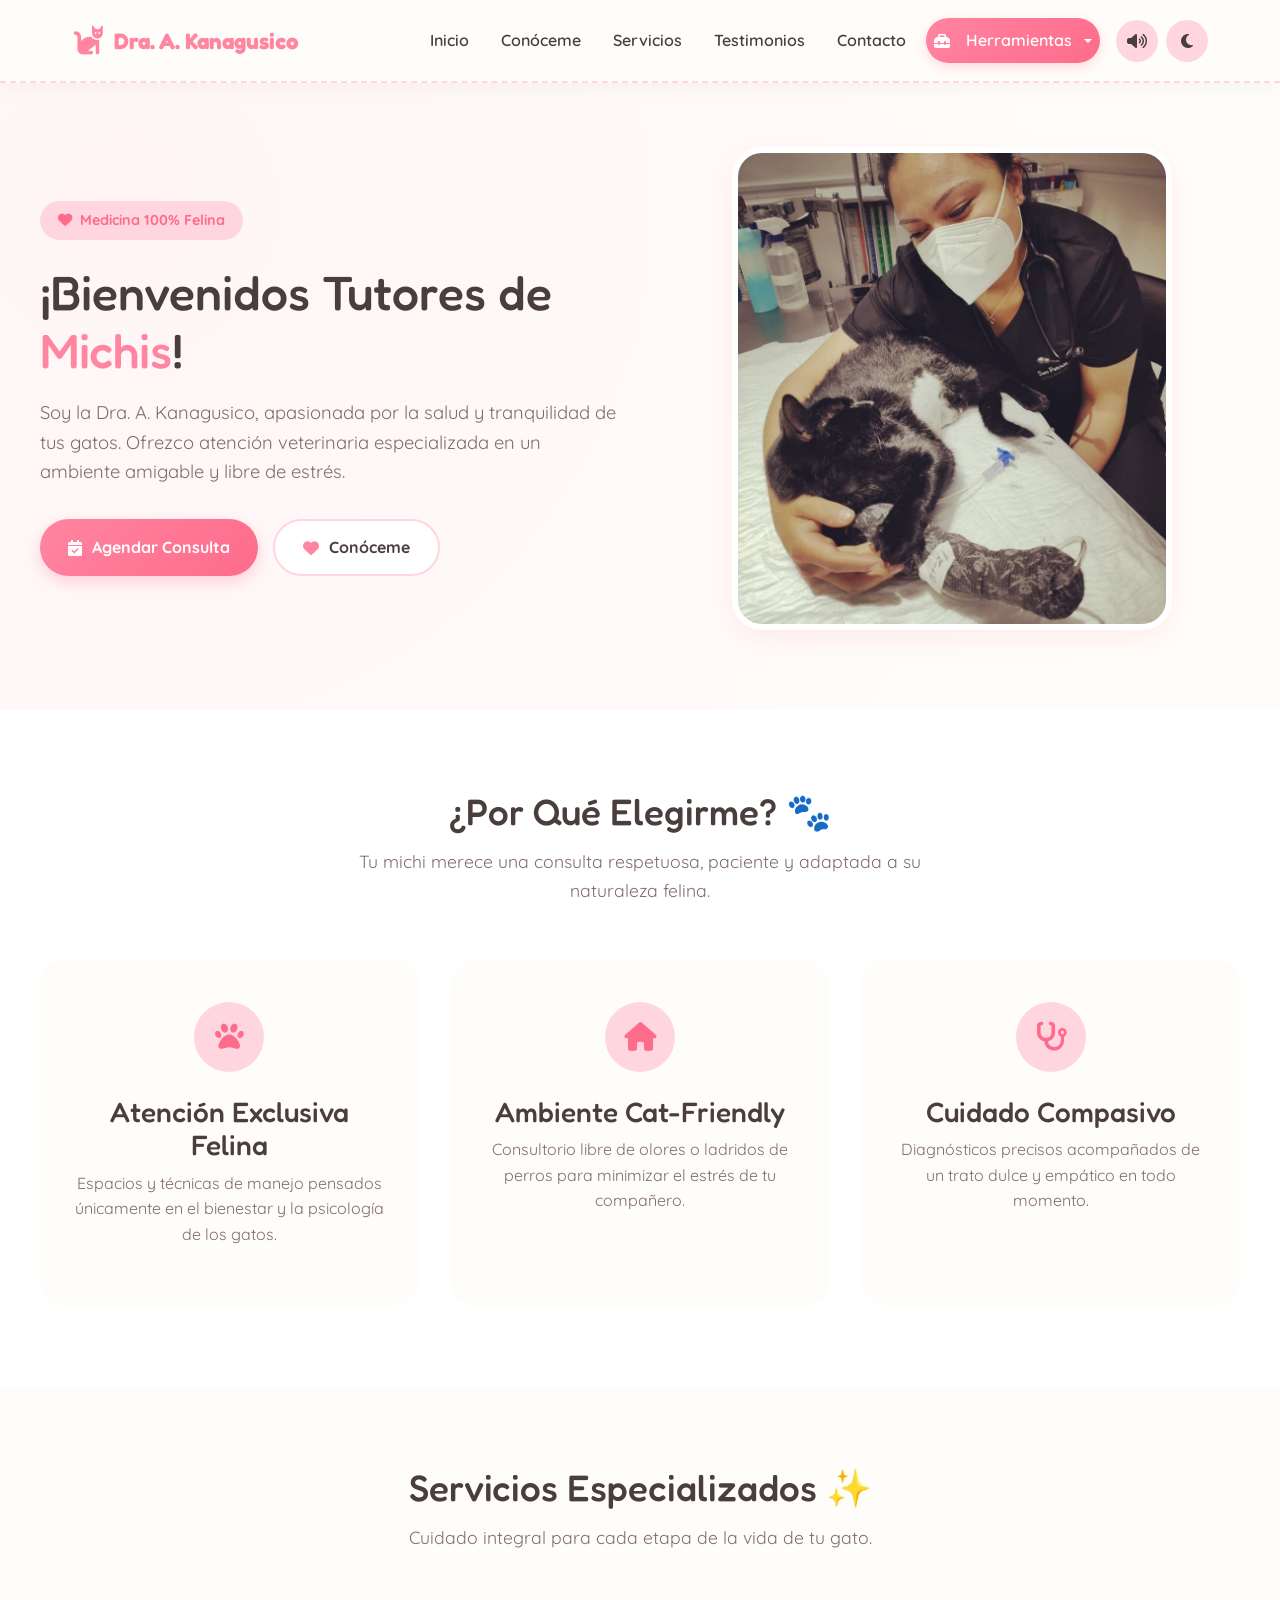
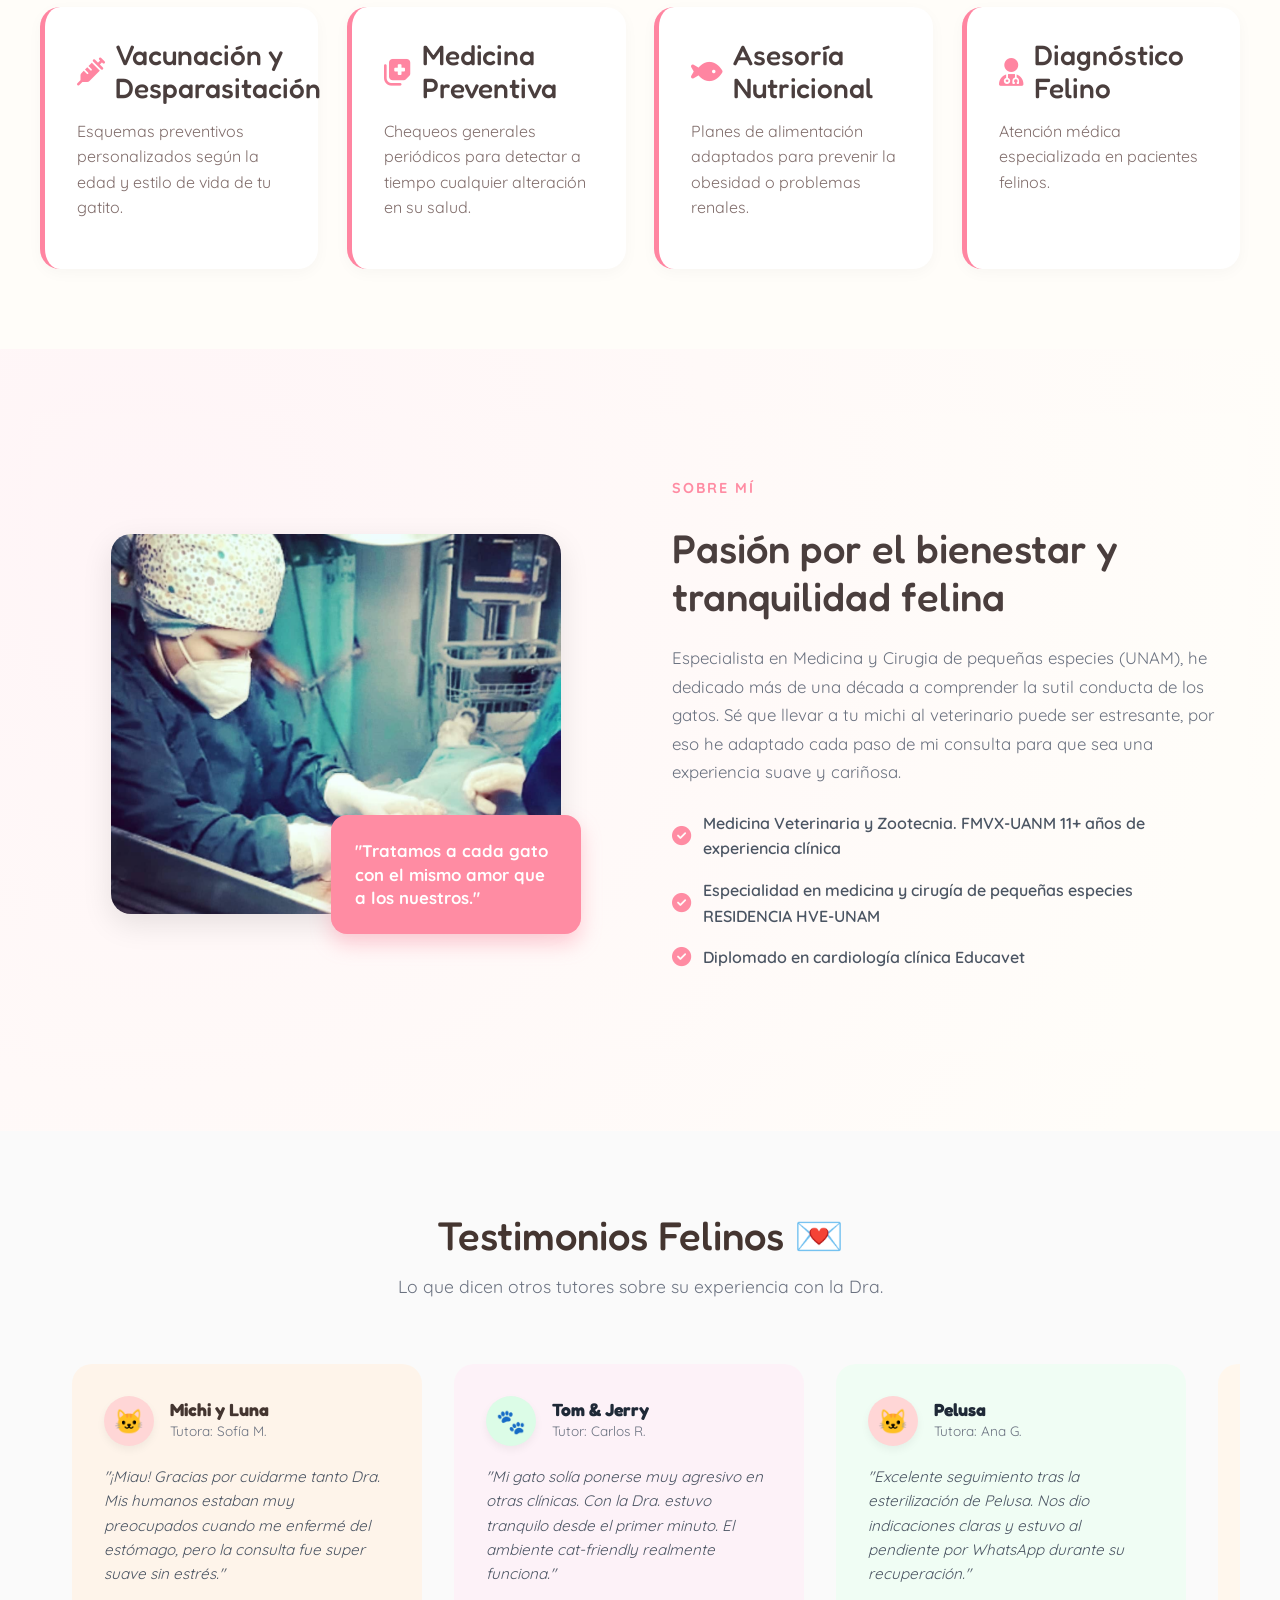
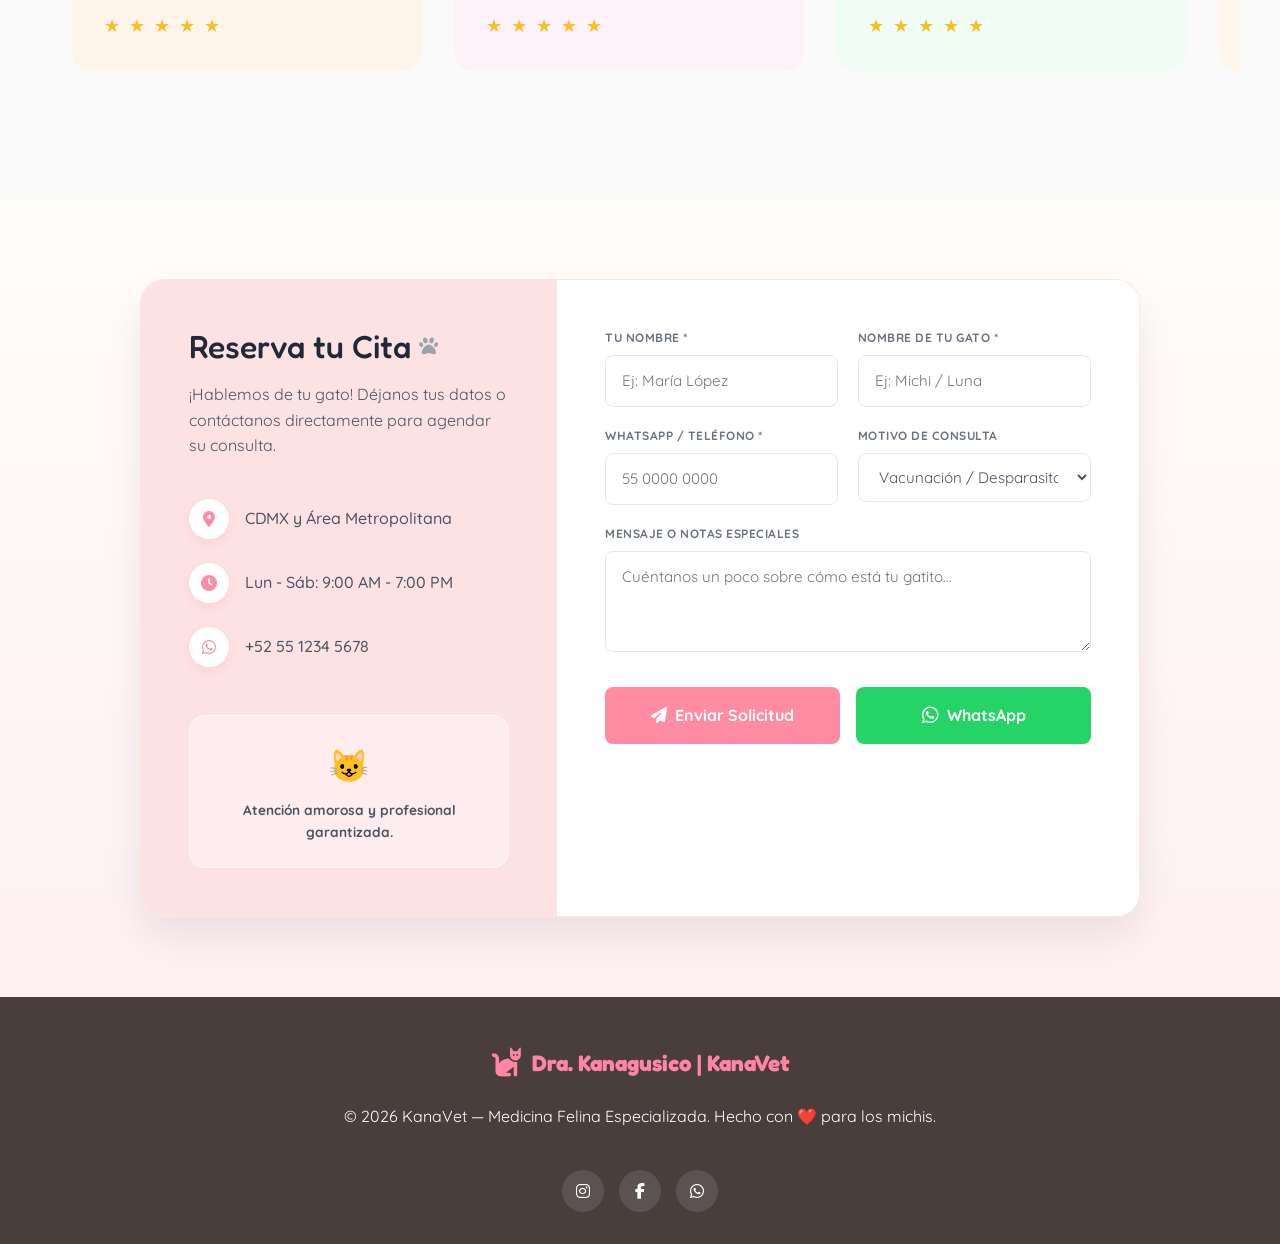
<file: index.html>
<!DOCTYPE html>
<html lang="es" class="scroll-smooth">
<head>
  <meta charset="UTF-8" />
  <meta name="viewport" content="width=device-width, initial-scale=1.0" />
  <title>Dra. Kana | Especialista en Gatos</title>
  <link rel="icon" href="data:image/svg+xml, <svg xmlns=%22http://www.w3.org/2000/svg%22 viewBox=%220 0 100 100%22><text y=%22.9em%22 font-size=%2290%22>🐾</text></svg>">

  <!-- Bootstrap 5 CSS -->
  <link href="https://cdn.jsdelivr.net/npm/bootstrap@5.3.3/dist/css/bootstrap.min.css" rel="stylesheet">

  <!-- Google Fonts -->
  <link rel="preconnect" href="https://fonts.googleapis.com">
  <link rel="preconnect" href="https://fonts.gstatic.com" crossorigin>
  <link href="https://fonts.googleapis.com/css2?family=Fredoka:wght@400;600;700&family=Quicksand:wght@400;600;700&family=Nunito:wght@400;600;700;800&display=swap" rel="stylesheet">

  <!-- FontAwesome Icons -->
  <link rel="stylesheet" href="https://cdnjs.cloudflare.com/ajax/libs/font-awesome/6.4.0/css/all.min.css"/>

  <!-- Estilos personalizados (se mantienen intactos) -->
  <link rel="stylesheet" href="./css/styles.css">
</head>
<body class="relative overflow-x-hidden">

  <!-- Background Paw Pattern Overlay -->
<div class="paw-bg"></div>


  <!-- ENCABEZADO / BARRA DE NAVEGACIÓN -->
    <div id="menuContainer"></div>

  

  <!-- ============ SECCIÓN HERO ============ -->
  <section class="hero" id="inicio">
    <div class="hero-container">
      <div class="hero-text">
        <div class="hero-badge">
          <i class="fas fa-heart"></i> Medicina 100% Felina
        </div>
        <h1 class="hero-title">¡Bienvenidos Tutores de <span>Michis</span>!</h1>
        <p class="hero-description">
          Soy la Dra. A. Kanagusico, apasionada por la salud y tranquilidad de tus gatos. Ofrezco atención veterinaria especializada en un ambiente amigable y libre de estrés.
        </p>
        <div class="hero-buttons">
          <a href="#contacto" class="btn-primary">
            <i class="fa-solid fa-calendar-check"></i>
            <span>Agendar Consulta</span>
          </a>
          <a href="#conoceme" class="btn-secondary">
            <i class="fa-solid fa-heart" style="color: var(--pink-accent);"></i>
            <span>Conóceme</span>
          </a>
        </div>
      </div>
      <div class="hero-image-wrapper">
        <img src="./img/vetara.jpg"
             alt="Gato tierno en consulta" class="hero-avatar" />
      </div>
    </div>
  </section>

  <!-- ============ POR QUÉ ELEGIRME ============ -->
  <section class="features" id="porque-elegirme">
    <div class="section-header">
      <h2 class="section-title">¿Por Qué Elegirme? 🐾</h2>
      <p class="section-subtitle">Tu michi merece una consulta respetuosa, paciente y adaptada a su naturaleza felina.</p>
    </div>
    <div class="features-grid">
      <div class="feature-card">
        <div class="feature-icon"><i class="fas fa-paw"></i></div>
        <h3>Atención Exclusiva Felina</h3>
        <p>Espacios y técnicas de manejo pensados únicamente en el bienestar y la psicología de los gatos.</p>
      </div>
      <div class="feature-card">
        <div class="feature-icon"><i class="fas fa-home"></i></div>
        <h3>Ambiente Cat-Friendly</h3>
        <p>Consultorio libre de olores o ladridos de perros para minimizar el estrés de tu compañero.</p>
      </div>
      <div class="feature-card">
        <div class="feature-icon"><i class="fas fa-stethoscope"></i></div>
        <h3>Cuidado Compasivo</h3>
        <p>Diagnósticos precisos acompañados de un trato dulce y empático en todo momento.</p>
      </div>
    </div>
  </section>

  <!-- ============ SERVICIOS ============ -->
  <section class="services" id="servicios">
    <div class="section-header">
      <h2 class="section-title">Servicios Especializados ✨</h2>
      <p class="section-subtitle">Cuidado integral para cada etapa de la vida de tu gato.</p>
    </div>
    <div class="services-grid">
      <div class="service-card">
        <h3><i class="fas fa-syringe" style="color: var(--pink-accent);"></i> Vacunación y Desparasitación</h3>
        <p>Esquemas preventivos personalizados según la edad y estilo de vida de tu gatito.</p>
      </div>
      <div class="service-card">
        <h3><i class="fas fa-notes-medical" style="color: var(--pink-accent);"></i> Medicina Preventiva</h3>
        <p>Chequeos generales periódicos para detectar a tiempo cualquier alteración en su salud.</p>
      </div>
      <div class="service-card">
        <h3><i class="fas fa-fish" style="color: var(--pink-accent);"></i> Asesoría Nutricional</h3>
        <p>Planes de alimentación adaptados para prevenir la obesidad o problemas renales.</p>
      </div>
      <div class="service-card">
        <h3><i class="fas fa-user-md" style="color: var(--pink-accent);"></i> Diagnóstico Felino</h3>
        <p>Atención médica especializada en pacientes felinos.</p>
      </div>
    </div>
  </section>

  <!-- ============ CONÓCEME (SOBRE MÍ) ============ -->
  <div class="hero p-0 m-0" style="padding: 0 !important; margin: 0 !important;">
    <section class="about hero mx-auto" id="conoceme">
      <div style="display: grid; grid-template-columns: repeat(auto-fit, minmax(300px, 1fr)); gap: 4rem; align-items: center;" class="hero">
        <div style="position: relative; max-width: 450px; margin: 0 auto; width: 100%;">
          <img src="./img/operando.jpg"
               alt="Veterinaria examinando un gato relajado"
               style="width: 100%; height: 380px; object-fit: cover; border-radius: 20px; box-shadow: 0 10px 30px rgba(0,0,0,0.1);" />
          <div style="position: absolute; bottom: -20px; right: -20px; background-color: #FF8CA3; color: white; padding: 1.5rem; border-radius: 16px; box-shadow: 0 10px 20px rgba(255, 140, 163, 0.4); max-width: 250px;">
            <p style="font-weight: 700; font-size: 1.05rem; margin: 0; line-height: 1.4; font-family: 'Quicksand', sans-serif;">
              "Tratamos a cada gato con el mismo amor que a los nuestros."
            </p>
          </div>
        </div>
        <div style="display: flex; flex-direction: column; gap: 1.5rem;">
          <span style="color: #FF8CA3; font-weight: 700; letter-spacing: 2px; text-transform: uppercase; font-size: 0.9rem;">Sobre Mí</span>
          <h2 style="font-family: 'Fredoka', sans-serif; font-size: 2.5rem; color: var(--text-dark); line-height: 1.2; margin: 0;">
            Pasión por el bienestar y tranquilidad felina
          </h2>
          <p style="color: #6b7280; font-size: 1.05rem; line-height: 1.7; margin: 0;">
            Especialista en Medicina y Cirugia de pequeñas especies (UNAM), he dedicado más de una década a comprender la sutil conducta de los gatos. Sé que llevar a tu michi al veterinario puede ser estresante, por eso he adaptado cada paso de mi consulta para que sea una experiencia suave y cariñosa.
          </p>
          <ul style="list-style: none; padding: 0; margin: 0; display: flex; flex-direction: column; gap: 1rem;">
            <li style="display: flex; align-items: center; gap: 12px; color: #4b5563; font-weight: 600;">
              <i class="fa-solid fa-circle-check" style="color: #FF8CA3; font-size: 1.2rem;"></i>
              <span> Medicina Veterinaria y Zootecnia. FMVX-UANM 11+ años de experiencia clínica</span>
            </li>
            <li style="display: flex; align-items: center; gap: 12px; color: #4b5563; font-weight: 600;">
              <i class="fa-solid fa-circle-check" style="color: #FF8CA3; font-size: 1.2rem;"></i>
              <span>Especialidad en medicina y cirugía de pequeñas especies RESIDENCIA HVE-UNAM</span>
            </li>
            <li style="display: flex; align-items: center; gap: 12px; color: #4b5563; font-weight: 600;">
              <i class="fa-solid fa-circle-check" style="color: #FF8CA3; font-size: 1.2rem;"></i>
              <span>Diplomado en cardiología clínica Educavet</span>
            </li>
          </ul>
        </div>
      </div>
    </section>
  </div>

  <!-- ============ TESTIMONIOS ============ -->
  <section class="testimonials" id="testimonios" style="padding: 5rem 0; background-color: #fafafa;">
    <div class="section-header" style="max-width: 1200px; margin: 0 auto 3rem auto; padding: 0 2rem; text-align: center;">
      <h2 class="section-title" style="font-family: 'Fredoka', sans-serif; font-size: 2.5rem; color: #443530;">Testimonios Felinos 💌</h2>
      <p class="section-subtitle" style="color: #6b7280; margin-top: 0.5rem;">Lo que dicen otros tutores sobre su experiencia con la Dra.</p>
    </div>

    <div style="display: flex; gap: 2rem; overflow-x: auto; scroll-snap-type: x mandatory; padding: 1rem 2rem 3rem 2rem; max-width: 1200px; margin: 0 auto; scrollbar-width: none; -ms-overflow-style: none;">

      <div style="flex: 0 0 350px; scroll-snap-align: center; background-color: #FEF4EA; border-radius: 20px; padding: 2rem; transition: all 0.3s ease; cursor: pointer;"
           onmouseover="this.style.transform='translateY(-8px)'; this.style.boxShadow='0 15px 30px rgba(0,0,0,0.08)';"
           onmouseout="this.style.transform='translateY(0)'; this.style.boxShadow='none';">
        <div style="display: flex; align-items: center; gap: 1rem; margin-bottom: 1.2rem;">
          <div style="width: 50px; height: 50px; background-color: #FFD6D6; border-radius: 50%; display: flex; align-items: center; justify-content: center; font-size: 1.5rem; box-shadow: 0 4px 8px rgba(0,0,0,0.05);">🐱</div>
          <div>
            <h4 style="margin: 0; font-size: 1.1rem; color: #443530; font-weight: 800;">Michi y Luna</h4>
            <p style="margin: 0; font-size: 0.85rem; color: #6b7280;">Tutora: Sofía M.</p>
          </div>
        </div>
        <p style="color: #4b5563; font-style: italic; line-height: 1.6; font-size: 0.95rem; margin-bottom: 1.5rem;">
          "¡Miau! Gracias por cuidarme tanto Dra. Mis humanos estaban muy preocupados cuando me enfermé del estómago, pero la consulta fue super suave sin estrés."
        </p>
        <div style="color: #FBBF24; font-size: 1.1rem; letter-spacing: 2px;">★ ★ ★ ★ ★</div>
      </div>

      <div style="flex: 0 0 350px; scroll-snap-align: center; background-color: #FDF2F8; border-radius: 20px; padding: 2rem; transition: all 0.3s ease; cursor: pointer;"
           onmouseover="this.style.transform='translateY(-8px)'; this.style.boxShadow='0 15px 30px rgba(0,0,0,0.08)';"
           onmouseout="this.style.transform='translateY(0)'; this.style.boxShadow='none';">
        <div style="display: flex; align-items: center; gap: 1rem; margin-bottom: 1.2rem;">
          <div style="width: 50px; height: 50px; background-color: #DCFCE7; border-radius: 50%; display: flex; align-items: center; justify-content: center; font-size: 1.5rem; box-shadow: 0 4px 8px rgba(0,0,0,0.05);">🐾</div>
          <div>
            <h4 style="margin: 0; font-size: 1.1rem; color: #1f2937; font-weight: 800;">Tom & Jerry</h4>
            <p style="margin: 0; font-size: 0.85rem; color: #6b7280;">Tutor: Carlos R.</p>
          </div>
        </div>
        <p style="color: #4b5563; font-style: italic; line-height: 1.6; font-size: 0.95rem; margin-bottom: 1.5rem;">
          "Mi gato solía ponerse muy agresivo en otras clínicas. Con la Dra. estuvo tranquilo desde el primer minuto. El ambiente cat-friendly realmente funciona."
        </p>
        <div style="color: #FBBF24; font-size: 1.1rem; letter-spacing: 2px;">★ ★ ★ ★ ★</div>
      </div>

      <div style="flex: 0 0 350px; scroll-snap-align: center; background-color: #F0FDF4; border-radius: 20px; padding: 2rem; transition: all 0.3s ease; cursor: pointer;"
           onmouseover="this.style.transform='translateY(-8px)'; this.style.boxShadow='0 15px 30px rgba(0,0,0,0.08)';"
           onmouseout="this.style.transform='translateY(0)'; this.style.boxShadow='none';">
        <div style="display: flex; align-items: center; gap: 1rem; margin-bottom: 1.2rem;">
          <div style="width: 50px; height: 50px; background-color: #FFD6D6; border-radius: 50%; display: flex; align-items: center; justify-content: center; font-size: 1.5rem; box-shadow: 0 4px 8px rgba(0,0,0,0.05);">🐱</div>
          <div>
            <h4 style="margin: 0; font-size: 1.1rem; color: #1f2937; font-weight: 800;">Pelusa</h4>
            <p style="margin: 0; font-size: 0.85rem; color: #6b7280;">Tutora: Ana G.</p>
          </div>
        </div>
        <p style="color: #4b5563; font-style: italic; line-height: 1.6; font-size: 0.95rem; margin-bottom: 1.5rem;">
          "Excelente seguimiento tras la esterilización de Pelusa. Nos dio indicaciones claras y estuvo al pendiente por WhatsApp durante su recuperación."
        </p>
        <div style="color: #FBBF24; font-size: 1.1rem; letter-spacing: 2px;">★ ★ ★ ★ ★</div>
      </div>

      <div style="flex: 0 0 350px; scroll-snap-align: center; background-color: #FFF7ED; border-radius: 20px; padding: 2rem; transition: all 0.3s ease; cursor: pointer;"
           onmouseover="this.style.transform='translateY(-8px)'; this.style.boxShadow='0 15px 30px rgba(0,0,0,0.08)';"
           onmouseout="this.style.transform='translateY(0)'; this.style.boxShadow='none';">
        <div style="display: flex; align-items: center; gap: 1rem; margin-bottom: 1.2rem;">
          <div style="width: 50px; height: 50px; background-color: #E0E7FF; border-radius: 50%; display: flex; align-items: center; justify-content: center; font-size: 1.5rem; box-shadow: 0 4px 8px rgba(0,0,0,0.05);">😺</div>
          <div>
            <h4 style="margin: 0; font-size: 1.1rem; color: #1f2937; font-weight: 800;">Bigotes</h4>
            <p style="margin: 0; font-size: 0.85rem; color: #6b7280;">Tutor: Luis F.</p>
          </div>
        </div>
        <p style="color: #4b5563; font-style: italic; line-height: 1.6; font-size: 0.95rem; margin-bottom: 1.5rem;">
          "La atención a domicilio fue la mejor decisión. Mi gato mayor ya no se estresa con los viajes y la Dra. es súper paciente con él."
        </p>
        <div style="color: #FBBF24; font-size: 1.1rem; letter-spacing: 2px;">★ ★ ★ ★ ★</div>
      </div>

    </div>
  </section>

  <!-- ============ FORMULARIO DE RESERVA ============ -->
  <section class="booking" id="contacto" style="padding: 5rem 1rem; display: flex; justify-content: center;">
    <div style="background: white; border-radius: 24px; box-shadow: 0 20px 40px rgba(0,0,0,0.08); display: flex; flex-wrap: wrap; max-width: 1000px; width: 100%; overflow: hidden; border: 1px solid #ffe4e6;">

      <div style="background-color: #FDE2E4; padding: 3rem; flex: 1 1 350px; display: flex; flex-direction: column; justify-content: space-between;">
        <div>
          <h2 style="font-family: 'Fredoka', sans-serif; font-size: 2rem; color: #1f2937; margin-top: 0; margin-bottom: 1rem; display: flex; align-items: center; gap: 8px;">
            Reserva tu Cita <i class="fas fa-paw" style="font-size: 1.2rem; color: #9ca3af;"></i>
          </h2>
          <p style="color: #4b5563; font-size: 1rem; line-height: 1.6; margin-bottom: 2.5rem;">
            ¡Hablemos de tu gato! Déjanos tus datos o contáctanos directamente para agendar su consulta.
          </p>
          <ul style="list-style: none; padding: 0; margin: 0; display: flex; flex-direction: column; gap: 1.5rem;">
            <li style="display: flex; align-items: center; gap: 1rem; color: #4b5563; font-weight: 500;">
              <div style="background: white; width: 40px; height: 40px; border-radius: 50%; display: flex; align-items: center; justify-content: center; color: #FF8CA3; box-shadow: 0 4px 10px rgba(255,140,163,0.2);">
                <i class="fas fa-map-marker-alt"></i>
              </div>
              CDMX y Área Metropolitana
            </li>
            <li style="display: flex; align-items: center; gap: 1rem; color: #4b5563; font-weight: 500;">
              <div style="background: white; width: 40px; height: 40px; border-radius: 50%; display: flex; align-items: center; justify-content: center; color: #FF8CA3; box-shadow: 0 4px 10px rgba(255,140,163,0.2);">
                <i class="fas fa-clock"></i>
              </div>
              Lun - Sáb: 9:00 AM - 7:00 PM
            </li>
            <li style="display: flex; align-items: center; gap: 1rem; color: #4b5563; font-weight: 500;">
              <div style="background: white; width: 40px; height: 40px; border-radius: 50%; display: flex; align-items: center; justify-content: center; color: #FF8CA3; box-shadow: 0 4px 10px rgba(255,140,163,0.2);">
                <i class="fab fa-whatsapp"></i>
              </div>
              +52 55 1234 5678
            </li>
          </ul>
        </div>
        <div style="background: rgba(255, 255, 255, 0.4); padding: 1.5rem; border-radius: 16px; margin-top: 3rem; text-align: center; border: 1px solid rgba(255,255,255,0.6);">
          <div style="font-size: 2rem; margin-bottom: 0.5rem;">😺</div>
          <p style="margin: 0; font-size: 0.85rem; font-weight: 700; color: #4b5563;">Atención amorosa y profesional garantizada.</p>
        </div>
      </div>

      <div style="padding: 3rem; flex: 2 1 450px; background: white;">
        <form id="contactForm" style="display: flex; flex-direction: column; gap: 1.2rem;">
          <div style="display: grid; grid-template-columns: 1fr 1fr; gap: 1.2rem;">
            <div>
              <label for="nombreTutor" style="display: block; font-size: 0.75rem; font-weight: 800; color: #6b7280; margin-bottom: 0.5rem; text-transform: uppercase; letter-spacing: 0.5px;">Tu Nombre *</label>
              <input type="text" id="nombreTutor" placeholder="Ej: María López" required style="width: 100%; padding: 0.8rem 1rem; border: 1px solid #e5e7eb; border-radius: 8px; font-size: 0.95rem; outline: none; transition: border-color 0.3s;" onfocus="this.style.borderColor='#FF8CA3'" onblur="this.style.borderColor='#e5e7eb'" />
            </div>
            <div>
              <label for="nombreGato" style="display: block; font-size: 0.75rem; font-weight: 800; color: #6b7280; margin-bottom: 0.5rem; text-transform: uppercase; letter-spacing: 0.5px;">Nombre de tu Gato *</label>
              <input type="text" id="nombreGato" placeholder="Ej: Michi / Luna" required style="width: 100%; padding: 0.8rem 1rem; border: 1px solid #e5e7eb; border-radius: 8px; font-size: 0.95rem; outline: none; transition: border-color 0.3s;" onfocus="this.style.borderColor='#FF8CA3'" onblur="this.style.borderColor='#e5e7eb'" />
            </div>
          </div>
          <div style="display: grid; grid-template-columns: 1fr 1fr; gap: 1.2rem;">
            <div>
              <label for="telefono" style="display: block; font-size: 0.75rem; font-weight: 800; color: #6b7280; margin-bottom: 0.5rem; text-transform: uppercase; letter-spacing: 0.5px;">WhatsApp / Teléfono *</label>
              <input type="tel" id="telefono" placeholder="55 0000 0000" required style="width: 100%; padding: 0.8rem 1rem; border: 1px solid #e5e7eb; border-radius: 8px; font-size: 0.95rem; outline: none; transition: border-color 0.3s;" onfocus="this.style.borderColor='#FF8CA3'" onblur="this.style.borderColor='#e5e7eb'" />
            </div>
            <div>
              <label for="motivo" style="display: block; font-size: 0.75rem; font-weight: 800; color: #6b7280; margin-bottom: 0.5rem; text-transform: uppercase; letter-spacing: 0.5px;">Motivo de Consulta</label>
              <select id="motivo" style="width: 100%; padding: 0.8rem 1rem; border: 1px solid #e5e7eb; border-radius: 8px; font-size: 0.95rem; outline: none; background-color: white; color: #4b5563; transition: border-color 0.3s;" onfocus="this.style.borderColor='#FF8CA3'" onblur="this.style.borderColor='#e5e7eb'">
                <option value="Vacunación / Desparasitación">Vacunación / Desparasitación</option>
                <option value="Chequeo General">Chequeo General</option>
                <option value="Asesoría Nutricional">Asesoría Nutricional</option>
                <option value="Problema de Comportamiento">Problema de Comportamiento</option>
                <option value="Otro">Otro</option>
              </select>
            </div>
          </div>
          <div>
            <label for="mensaje" style="display: block; font-size: 0.75rem; font-weight: 800; color: #6b7280; margin-bottom: 0.5rem; text-transform: uppercase; letter-spacing: 0.5px;">Mensaje o Notas Especiales</label>
            <textarea id="mensaje" rows="3" placeholder="Cuéntanos un poco sobre cómo está tu gatito..." style="width: 100%; padding: 0.8rem 1rem; border: 1px solid #e5e7eb; border-radius: 8px; font-size: 0.95rem; outline: none; resize: vertical; transition: border-color 0.3s;" onfocus="this.style.borderColor='#FF8CA3'" onblur="this.style.borderColor='#e5e7eb'"></textarea>
          </div>
          <div style="display: flex; gap: 1rem; margin-top: 0.5rem; flex-wrap: wrap;">
            <button type="submit" style="flex: 1; background-color: #FF8CA3; color: white; border: none; padding: 1rem; border-radius: 8px; font-weight: 700; font-size: 1rem; cursor: pointer; display: flex; align-items: center; justify-content: center; gap: 8px; transition: background-color 0.3s;" onmouseover="this.style.backgroundColor='#f0758f'" onmouseout="this.style.backgroundColor='#FF8CA3'">
              <i class="fas fa-paper-plane"></i> Enviar Solicitud
            </button>
            <a href="https://wa.me/525512345678" target="_blank" style="flex: 1; background-color: #25D366; color: white; border: none; padding: 1rem; border-radius: 8px; font-weight: 700; font-size: 1rem; text-decoration: none; display: flex; align-items: center; justify-content: center; gap: 8px; transition: background-color 0.3s;" onmouseover="this.style.backgroundColor='#1ebe5d'" onmouseout="this.style.backgroundColor='#25D366'">
              <i class="fab fa-whatsapp" style="font-size: 1.2rem;"></i> WhatsApp
            </a>
          </div>
        </form>
      </div>
    </div>
  </section>

  <!-- ============ FOOTER ============ -->
   <div id="footerContainer"></div>
 <!-- ============ AUDIO ============ -->
    <audio id="bgMusic" loop>
  <source src="./audio/snoozybeats-cat-cafe-lofi-309576.mp3" type="audio/mpeg">
 </audio>

  <!-- Bootstrap 5 JS Bundle (incluye Popper) -->
  <script src="https://cdn.jsdelivr.net/npm/bootstrap@5.3.3/dist/js/bootstrap.bundle.min.js"></script>

  <!-- JS personalizado (efectos, sonido, tema, etc.) -->
  <script src="./js/main.js"></script>


</body>
</html>
</file>
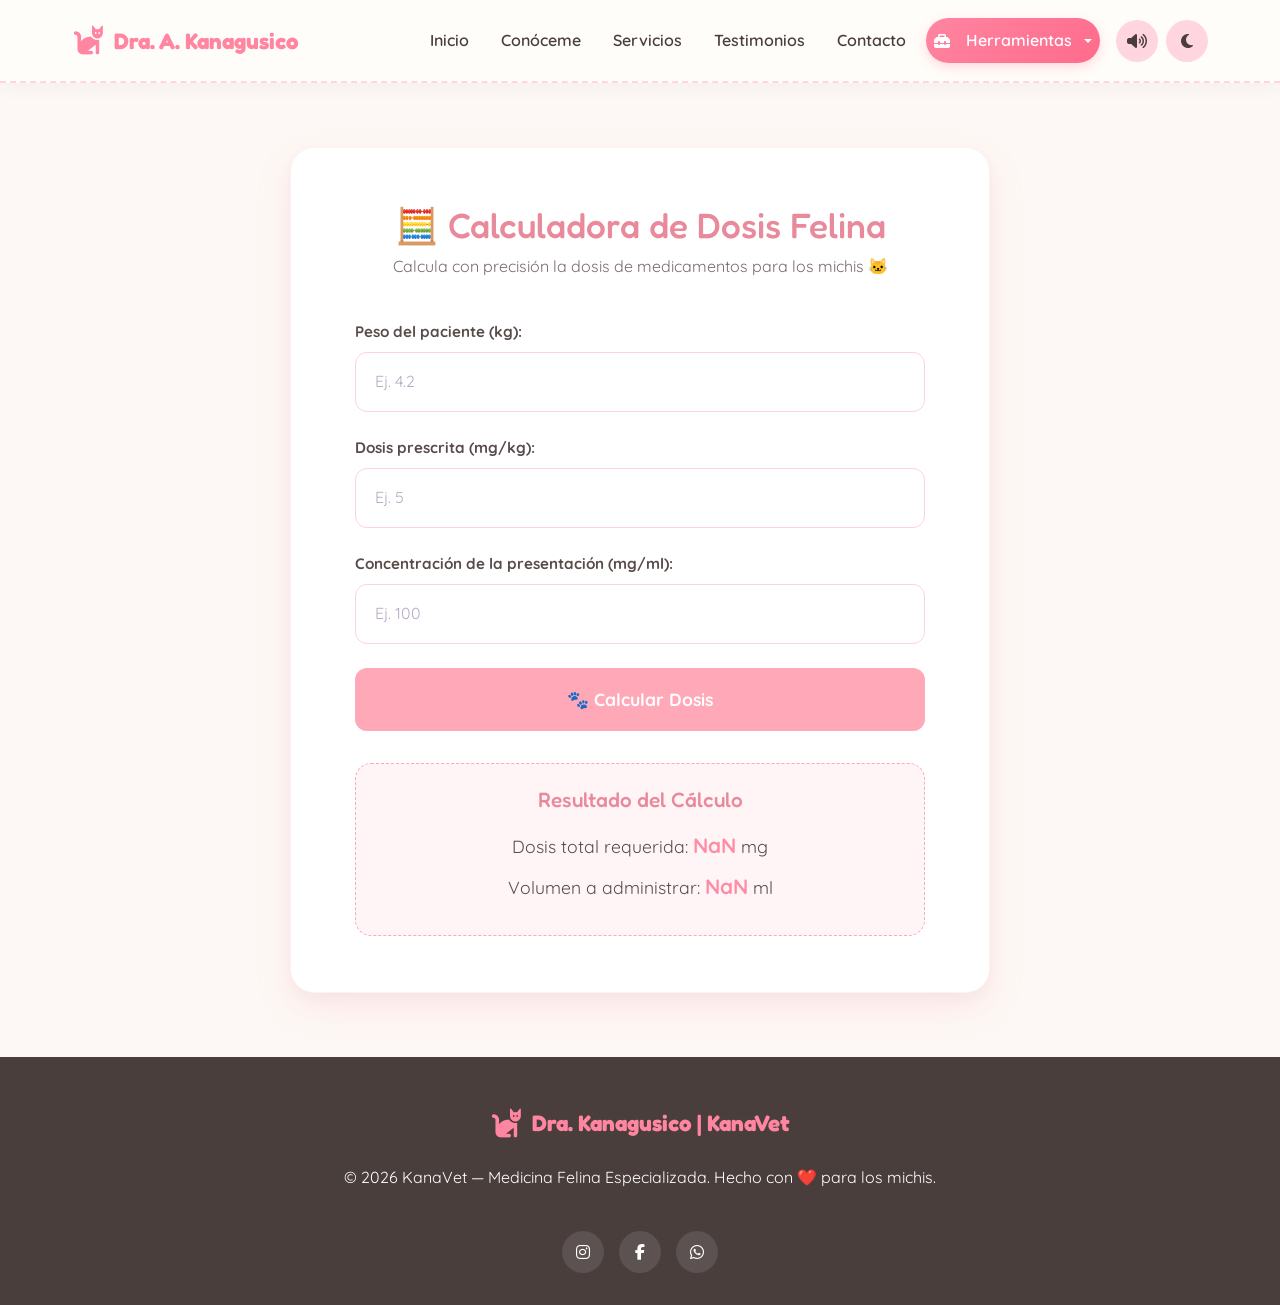
<file: html/CalculadoraDosis.html>
<!DOCTYPE html>
<html lang="es" class="scroll-smooth">
<head>
  <meta charset="UTF-8" />
  <meta name="viewport" content="width=device-width, initial-scale=1.0" />
  <title>Dra. Kana | Dosis</title>
  <link rel="icon" href="data:image/svg+xml, <svg xmlns=%22http://www.w3.org/2000/svg%22 viewBox=%220 0 100 100%22><text y=%22.9em%22 font-size=%2290%22>🐾</text></svg>">

  <!-- Bootstrap 5 CSS -->
  <link href="https://cdn.jsdelivr.net/npm/bootstrap@5.3.3/dist/css/bootstrap.min.css" rel="stylesheet">

  <!-- Google Fonts -->
  <link rel="preconnect" href="https://fonts.googleapis.com">
  <link rel="preconnect" href="https://fonts.gstatic.com" crossorigin>
  <link href="https://fonts.googleapis.com/css2?family=Fredoka:wght@400;600;700&family=Quicksand:wght@400;600;700&family=Nunito:wght@400;600;700;800&display=swap" rel="stylesheet">

  <!-- FontAwesome Icons -->
  <link rel="stylesheet" href="https://cdnjs.cloudflare.com/ajax/libs/font-awesome/6.4.0/css/all.min.css"/>

  <!-- Estilos personalizados (se mantienen intactos) -->
  <link rel="stylesheet" href="../css/styles.css">
  <link rel="stylesheet" href="../css/dosis.css">

</head>
<body class="relative overflow-x-hidden">

  <!-- Background Paw Pattern Overlay -->
  <div class="paw-bg"></div>

  <!-- ENCABEZADO / BARRA DE NAVEGACIÓN -->
  <div id="menuContainer"></div>


  <!-- CONTENIDO DE LA CALCULADORA -->
  <div id="dosis-page-wrapper">

      
      <div class="dosis-container">
          <div class="calculator-card">
              <div class="header">
                  <h1>🧮 Calculadora de Dosis Felina</h1>
                  <p>Calcula con precisión la dosis de medicamentos para los michis 🐱</p>
              </div>

              <form id="doseForm">
                  <div class="form-group">
                      <label for="weight">Peso del paciente (kg):</label>
                      <input type="number" id="weight" step="0.01" placeholder="Ej. 4.2" required>
                  </div>

                  <div class="form-group">
                      <label for="dose">Dosis prescrita (mg/kg):</label>
                      <input type="number" id="dose" step="0.01" placeholder="Ej. 5" required>
                  </div>

                  <div class="form-group">
                      <label for="concentration">Concentración de la presentación (mg/ml):</label>
                      <input type="number" id="concentration" step="0.01" placeholder="Ej. 100" required>
                  </div>

                  <button type="button" class="btn-calc" onclick="calculateDose()">🐾 Calcular Dosis</button>
              </form>

              <div class="result-box" id="resultBox">
                  <h3>Resultado del Cálculo</h3>
                  <p>Dosis total requerida: <strong id="totalMg">0</strong> mg</p>
                  <p>Volumen a administrar: <strong id="totalMl">0</strong> ml</p>
              </div>
          </div>
      </div>
  </div>

  <!-- ============ FOOTER ============ -->
  <div id="footerContainer"></div>

  <!-- ============ AUDIO ============ -->
  <audio id="bgMusic" loop>
    <source src="../audio/snoozybeats-cat-cafe-lofi-309576.mp3" type="audio/mpeg">
  </audio>

  <!-- Bootstrap 5 JS Bundle -->
  <script src="https://cdn.jsdelivr.net/npm/bootstrap@5.3.3/dist/js/bootstrap.bundle.min.js"></script>

  <!-- JS personalizado -->
  <script src="../js/main.js"></script>
  <script src="../js/calculadoraDosis.js"></script>
 

</body>
</html>
</file>
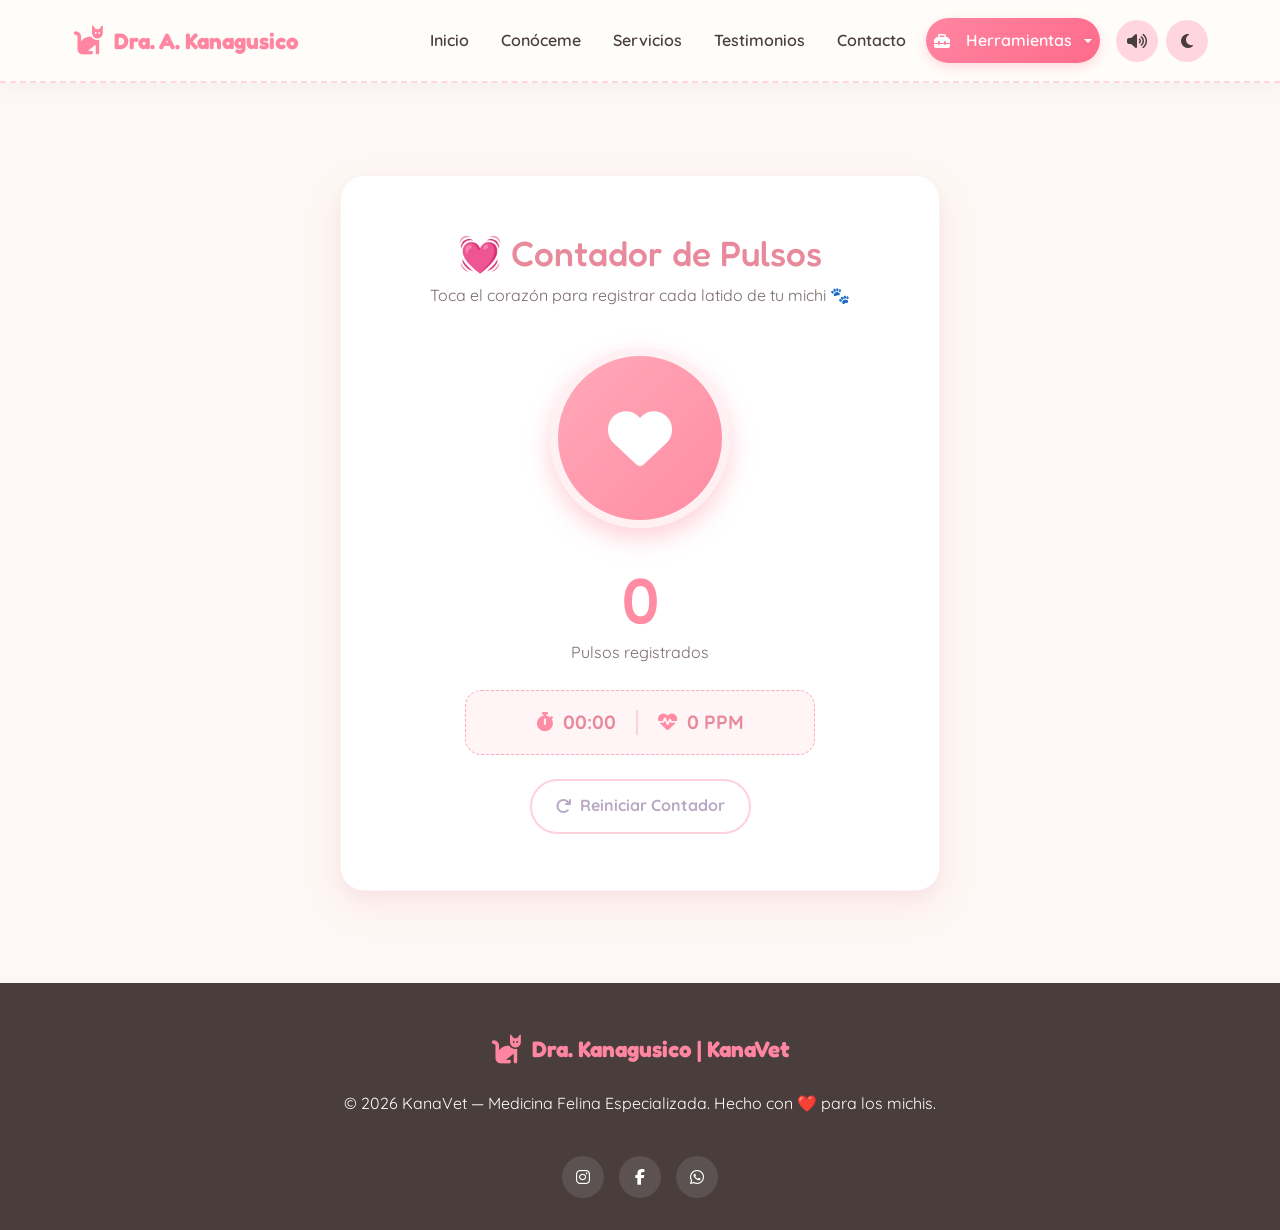
<file: html/cronometro.html>
<html lang="es" class="scroll-smooth">
<head>
  <meta charset="UTF-8" />
  <meta name="viewport" content="width=device-width, initial-scale=1.0" />
  <title>Dra. Kana | Pulsos</title>
  <link rel="icon" href="data:image/svg+xml, <svg xmlns=%22http://www.w3.org/2000/svg%22 viewBox=%220 0 100 100%22><text y=%22.9em%22 font-size=%2290%22>🐾</text></svg>">


  <!-- Bootstrap 5 CSS -->
  <link href="https://cdn.jsdelivr.net/npm/bootstrap@5.3.3/dist/css/bootstrap.min.css" rel="stylesheet">

  <!-- Google Fonts -->
  <link rel="preconnect" href="https://fonts.googleapis.com">
  <link rel="preconnect" href="https://fonts.gstatic.com" crossorigin>
  <link href="https://fonts.googleapis.com/css2?family=Fredoka:wght@400;600;700&family=Quicksand:wght@400;600;700&family=Nunito:wght@400;600;700;800&display=swap" rel="stylesheet">

  <!-- FontAwesome Icons -->
  <link rel="stylesheet" href="https://cdnjs.cloudflare.com/ajax/libs/font-awesome/6.4.0/css/all.min.css"/>

  <!-- Estilos personalizados (se mantienen intactos) -->
  <link rel="stylesheet" href="../css/styles.css">
  <link rel="stylesheet" href="../css/pulsos.css">

</head>
<body class="relative overflow-x-hidden">

  <!-- Background Paw Pattern Overlay -->
<div class="paw-bg"></div>


<body class="relative overflow-x-hidden">

  <div class="paw-bg"></div>
  <div id="menuContainer"></div>

  <div id="pulsos-page-wrapper">
  
      
      <div class="pulsos-container">
          <div class="calculator-card text-center">
              
              <div class="header">
                  <h1>💓 Contador de Pulsos</h1>
                  <p>Toca el corazón para registrar cada latido de tu michi 🐾</p>
              </div>

              <!-- Círculo del Contador -->
              <div class="pulse-circle-wrapper">
                  <button id="pulseBtn" class="pulse-circle">
                      <i class="fas fa-heart"></i>
                  </button>
              </div>

              <!-- Resultados -->
              <div class="counter-display mb-4">
                  <h2 id="pulseCount">0</h2>
                  <p>Pulsos registrados</p>
              </div>

              <!-- NUEVO: Panel del Cronómetro -->
              <div class="timer-panel">
                  <div class="timer-item">
                      <i class="fas fa-stopwatch"></i>
                      <span id="timerDisplay">00:00</span>
                  </div>
                  <div class="timer-divider"></div>
                  <div class="timer-item">
                      <i class="fas fa-heartbeat"></i>
                      <span id="bpmDisplay">0 PPM</span>
                  </div>
              </div>

              <!-- Botón para reiniciar -->
              <button id="resetBtn" class="btn-reset mt-4">
                  <i class="fas fa-redo"></i> Reiniciar Contador
              </button>

          </div>
      </div>
  </div>











    
  <!-- ============ FOOTER ============ -->
   <div id="footerContainer"></div>
 <!-- ============ AUDIO ============ -->
    <audio id="bgMusic" loop>
  <source src="../audio/snoozybeats-cat-cafe-lofi-309576.mp3" type="audio/mpeg">
 </audio>

  <!-- Bootstrap 5 JS Bundle (incluye Popper) -->
  <script src="https://cdn.jsdelivr.net/npm/bootstrap@5.3.3/dist/js/bootstrap.bundle.min.js"></script>

  <!-- JS personalizado (efectos, sonido, tema, etc.) -->
  <script src="../js/main.js"></script>
  <script src="../js/cronometro.js"></script>


</body>
</html>
</file>
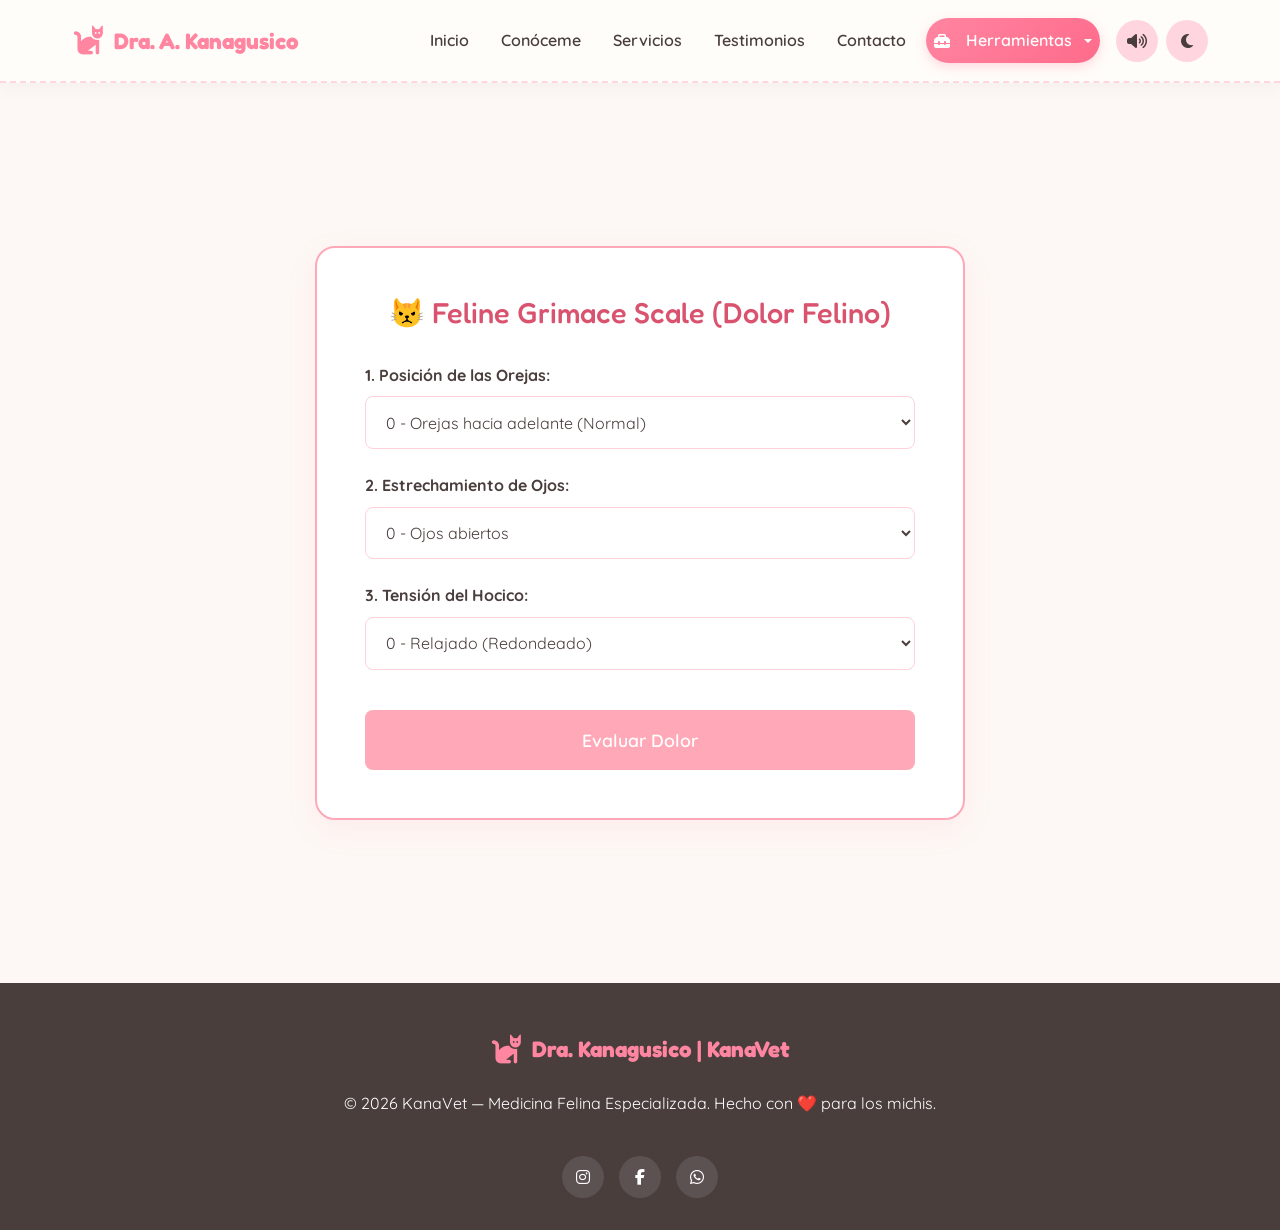
<file: html/escalaGrimace.html>
<html lang="es" class="scroll-smooth">
<head>
  <meta charset="UTF-8" />
  <meta name="viewport" content="width=device-width, initial-scale=1.0" />
  <title>Dra. Kana | Grimace</title>
  <link rel="icon" href="data:image/svg+xml, <svg xmlns=%22http://www.w3.org/2000/svg%22 viewBox=%220 0 100 100%22><text y=%22.9em%22 font-size=%2290%22>🐾</text></svg>">


  <!-- Bootstrap 5 CSS -->
  <link href="https://cdn.jsdelivr.net/npm/bootstrap@5.3.3/dist/css/bootstrap.min.css" rel="stylesheet">

  <!-- Google Fonts -->
  <link rel="preconnect" href="https://fonts.googleapis.com">
  <link rel="preconnect" href="https://fonts.gstatic.com" crossorigin>
  <link href="https://fonts.googleapis.com/css2?family=Fredoka:wght@400;600;700&family=Quicksand:wght@400;600;700&family=Nunito:wght@400;600;700;800&display=swap" rel="stylesheet">

  <!-- FontAwesome Icons -->
  <link rel="stylesheet" href="https://cdnjs.cloudflare.com/ajax/libs/font-awesome/6.4.0/css/all.min.css"/>

  <!-- Estilos personalizados (se mantienen intactos) -->
  <link rel="stylesheet" href="../css/styles.css">
  <link rel="stylesheet" href="../css/grimace.css">

</head>
<body class="relative overflow-x-hidden">

  <!-- Background Paw Pattern Overlay -->
<div class="paw-bg"></div>


  <!-- ENCABEZADO / BARRA DE NAVEGACIÓN -->
    <div id="menuContainer"></div>


    <body class="relative overflow-x-hidden">

  <!-- Background Paw Pattern Overlay -->
  <div class="paw-bg"></div>

  <!-- ENCABEZADO / BARRA DE NAVEGACIÓN -->
  <div id="menuContainer"></div>

  <!-- CONTENIDO DE GRIMACE -->
  <div id="grimace-page-wrapper">
      
      
      <div class="grimace-container">
          <div class="grimace-card">
              
              <div class="header">
                  <h1>😾 Feline Grimace Scale (Dolor Felino)</h1>
              </div>

              <form id="grimaceForm">
                  <!-- 1. Orejas -->
                  <div class="form-group">
                      <label for="orejas">1. Posición de las Orejas:</label>
                      <select id="orejas">
                          <option value="0">0 - Orejas hacia adelante (Normal)</option>
                          <option value="1">1 - Orejas ligeramente aplanadas</option>
                          <option value="2">2 - Orejas completamente aplanadas / giradas</option>
                      </select>
                  </div>

                  <!-- 2. Ojos -->
                  <div class="form-group">
                      <label for="ojos">2. Estrechamiento de Ojos:</label>
                      <select id="ojos">
                          <option value="0">0 - Ojos abiertos</option>
                          <option value="1">1 - Ojos parcialmente cerrados</option>
                          <option value="2">2 - Ojos fuertemente cerrados / entrecerrados</option>
                      </select>
                  </div>

                  <!-- 3. Hocico -->
                  <div class="form-group">
                      <label for="hocico">3. Tensión del Hocico:</label>
                      <select id="hocico">
                          <option value="0">0 - Relajado (Redondeado)</option>
                          <option value="1">1 - Ligeramente tenso</option>
                          <option value="2">2 - Muy tenso (Ovalado / Estirado)</option>
                      </select>
                  </div>

                  <button type="button" class="btn-evaluar" id="btnEvaluar">
                      Evaluar Dolor
                  </button>
              </form>

              <!-- Resultados (Oculto por defecto) -->
              <div class="result-box" id="resultBox">
                  <h3 id="resultadoTitulo">Resultado de la Evaluación</h3>
                  <p>Puntaje total: <strong id="totalPuntos">0</strong> / 6</p>
                  <div id="alertaDolor" class="alert-message"></div>
              </div>

          </div>
      </div>
  </div>













    
  <!-- ============ FOOTER ============ -->
   <div id="footerContainer"></div>
 <!-- ============ AUDIO ============ -->
    <audio id="bgMusic" loop>
  <source src="../audio/snoozybeats-cat-cafe-lofi-309576.mp3" type="audio/mpeg">
 </audio>

  <!-- Bootstrap 5 JS Bundle (incluye Popper) -->
  <script src="https://cdn.jsdelivr.net/npm/bootstrap@5.3.3/dist/js/bootstrap.bundle.min.js"></script>

  <!-- JS personalizado (efectos, sonido, tema, etc.) -->
  <script src="../js/main.js"></script>
  <script src="../js/escalaGrimace.js"></script>


</body>
</html>
</file>
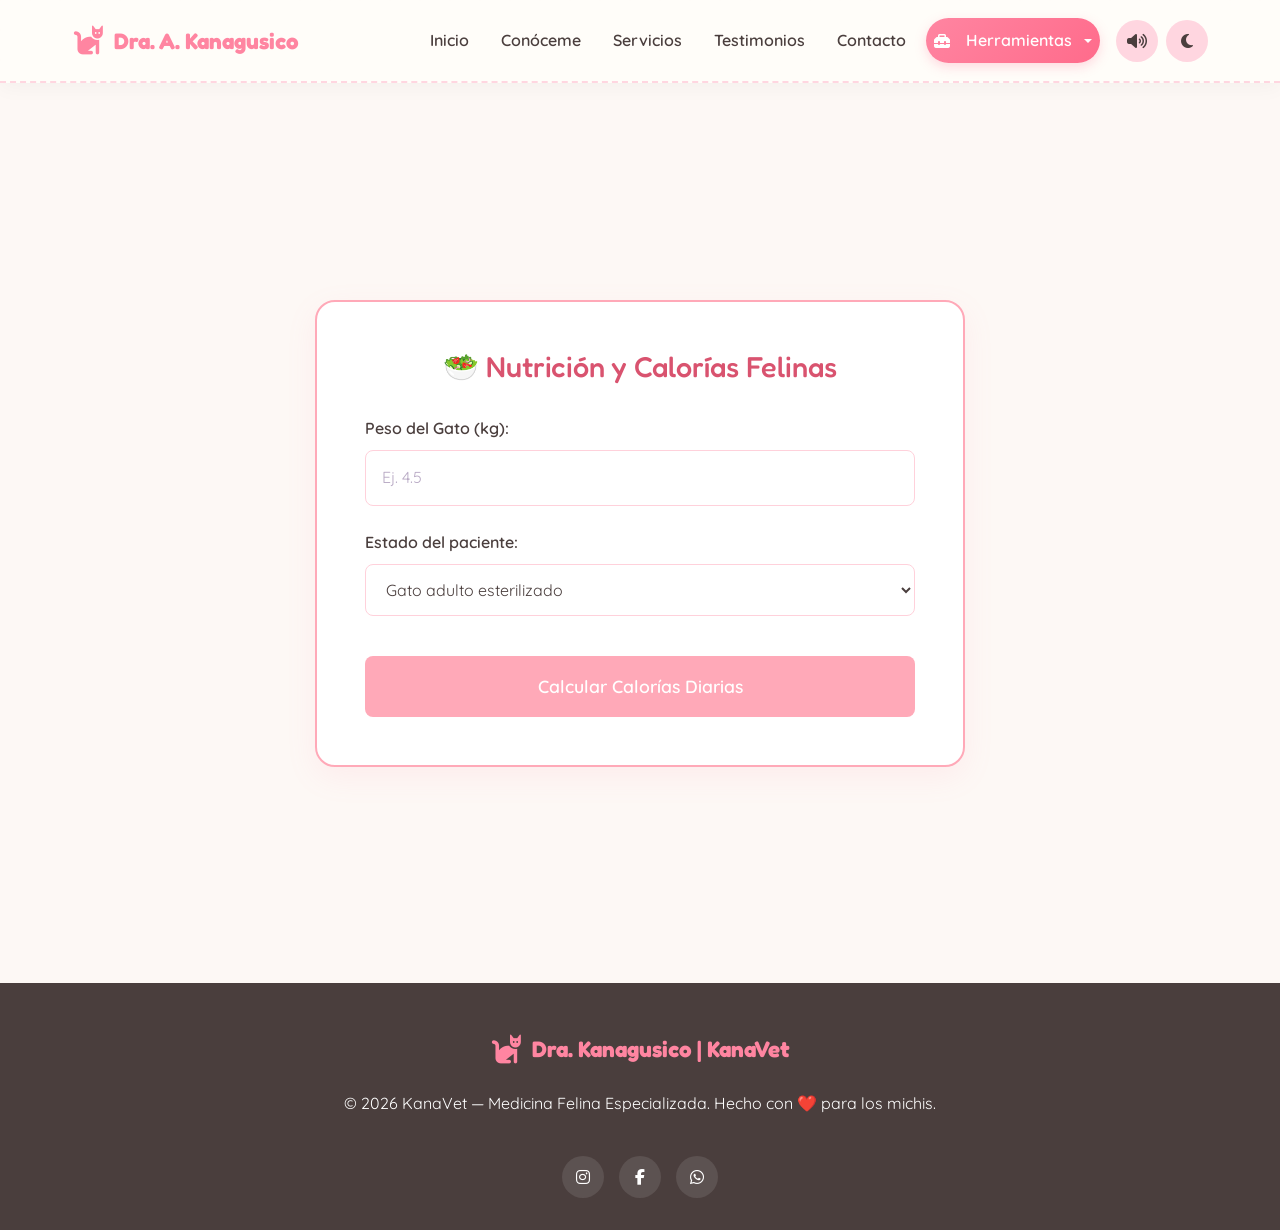
<file: html/nutricion.html>
<html lang="es" class="scroll-smooth">
<head>
  <meta charset="UTF-8" />
  <meta name="viewport" content="width=device-width, initial-scale=1.0" />
  <title>Dra. Kana | Dieta</title>
  <link rel="icon" href="data:image/svg+xml, <svg xmlns=%22http://www.w3.org/2000/svg%22 viewBox=%220 0 100 100%22><text y=%22.9em%22 font-size=%2290%22>🐾</text></svg>">


  <!-- Bootstrap 5 CSS -->
  <link href="https://cdn.jsdelivr.net/npm/bootstrap@5.3.3/dist/css/bootstrap.min.css" rel="stylesheet">

  <!-- Google Fonts -->
  <link rel="preconnect" href="https://fonts.googleapis.com">
  <link rel="preconnect" href="https://fonts.gstatic.com" crossorigin>
  <link href="https://fonts.googleapis.com/css2?family=Fredoka:wght@400;600;700&family=Quicksand:wght@400;600;700&family=Nunito:wght@400;600;700;800&display=swap" rel="stylesheet">

  <!-- FontAwesome Icons -->
  <link rel="stylesheet" href="https://cdnjs.cloudflare.com/ajax/libs/font-awesome/6.4.0/css/all.min.css"/>

  <!-- Estilos personalizados (se mantienen intactos) -->
  <link rel="stylesheet" href="../css/styles.css">
  <link rel="stylesheet" href="../css/nutricion.css">

</head>
<body class="relative overflow-x-hidden">

  <!-- Background Paw Pattern Overlay -->
<div class="paw-bg"></div>


  <!-- ENCABEZADO / BARRA DE NAVEGACIÓN -->
    <div id="menuContainer"></div>

    <body class="relative overflow-x-hidden">

  <!-- Background Paw Pattern Overlay -->
  <div class="paw-bg"></div>

  <!-- ENCABEZADO / BARRA DE NAVEGACIÓN -->
  <div id="menuContainer"></div>

  <!-- CONTENIDO DE NUTRICIÓN -->
  <div id="nutricion-page-wrapper">
     
      
      <div class="nutricion-container">
          <div class="nutricion-card">
              
              <div class="header">
                  <h1>🥗 Nutrición y Calorías Felinas</h1>
              </div>

              <form id="nutricionForm">
                  <div class="form-group">
                      <label for="pesoGato">Peso del Gato (kg):</label>
                      <input type="number" id="pesoGato" step="0.1" placeholder="Ej. 4.5" required>
                  </div>

                  <div class="form-group">
                      <label for="estadoGato">Estado del paciente:</label>
                      <select id="estadoGato" required>
                          <option value="esterilizado">Gato adulto esterilizado</option>
                          <option value="entero">Gato adulto entero</option>
                          <option value="cachorro">Gatito (menor a 1 año)</option>
                          <option value="obesidad">Propenso a obesidad</option>
                          <option value="perdida">Pérdida de peso</option>
                          <option value="gestacion">Gestación / Lactancia</option>
                      </select>
                  </div>

                  <button type="button" class="btn-calcular" id="btnCalcular">
                      Calcular Calorías Diarias
                  </button>
              </form>

              <!-- Resultados (Oculto por defecto) -->
              <div class="result-box" id="resultBox">
                  <h3>Requerimiento Diario</h3>
                  <p>Calorías necesarias: <strong id="totalKcal">0</strong> kcal/día</p>
                  <p style="font-size: 0.85rem; color: #7A6B6B; margin-top: 10px;" id="notaResultado"></p>
              </div>

          </div>
      </div>
  </div>












    
  <!-- ============ FOOTER ============ -->
   <div id="footerContainer"></div>
 <!-- ============ AUDIO ============ -->
    <audio id="bgMusic" loop>
  <source src="../audio/snoozybeats-cat-cafe-lofi-309576.mp3" type="audio/mpeg">
 </audio>

  <!-- Bootstrap 5 JS Bundle (incluye Popper) -->
  <script src="https://cdn.jsdelivr.net/npm/bootstrap@5.3.3/dist/js/bootstrap.bundle.min.js"></script>

  <!-- JS personalizado (efectos, sonido, tema, etc.) -->
  <script src="../js/main.js"></script>
  <script src="../js/nutricion.js"></script>


</body>
</html>
</file>
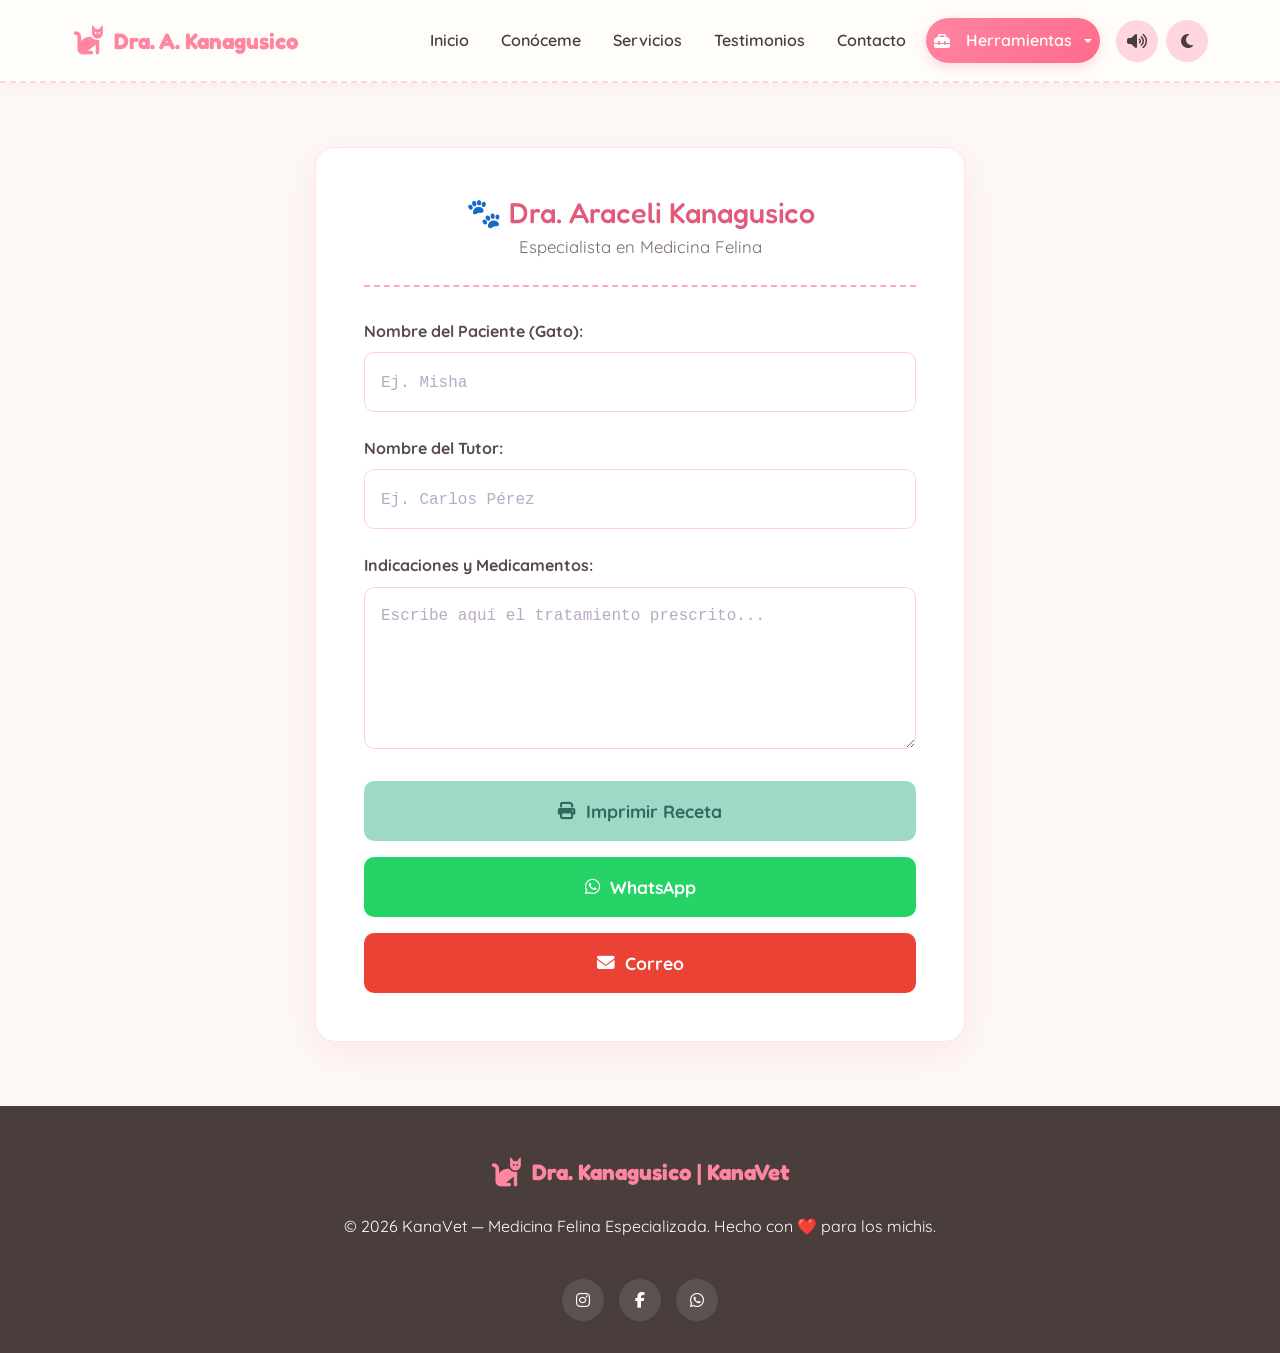
<file: html/recetario.html>
<html lang="es" class="scroll-smooth">
<head>
  <meta charset="UTF-8" />
  <meta name="viewport" content="width=device-width, initial-scale=1.0" />
  <title>Dra. Kana | Recetario</title>
   <link rel="icon" href="data:image/svg+xml, <svg xmlns=%22http://www.w3.org/2000/svg%22 viewBox=%220 0 100 100%22><text y=%22.9em%22 font-size=%2290%22>🐾</text></svg>">


  <!-- Bootstrap 5 CSS -->
  <link href="https://cdn.jsdelivr.net/npm/bootstrap@5.3.3/dist/css/bootstrap.min.css" rel="stylesheet">

  <!-- Google Fonts -->
  <link rel="preconnect" href="https://fonts.googleapis.com">
  <link rel="preconnect" href="https://fonts.gstatic.com" crossorigin>
  <link href="https://fonts.googleapis.com/css2?family=Fredoka:wght@400;600;700&family=Quicksand:wght@400;600;700&family=Nunito:wght@400;600;700;800&display=swap" rel="stylesheet">

  <!-- FontAwesome Icons -->
  <link rel="stylesheet" href="https://cdnjs.cloudflare.com/ajax/libs/font-awesome/6.4.0/css/all.min.css"/>

  <!-- Estilos personalizados (se mantienen intactos) -->
  <link rel="stylesheet" href="../css/styles.css">
  <link rel="stylesheet" href="../css/recetas.css">

</head>
<body class="relative overflow-x-hidden">

  <!-- Background Paw Pattern Overlay -->
<div class="paw-bg"></div>


  <!-- ENCABEZADO / BARRA DE NAVEGACIÓN -->
    <div id="menuContainer"></div>

<body class="relative overflow-x-hidden">

  <!-- Background Paw Pattern Overlay -->
  <div class="paw-bg"></div>

  <!-- ENCABEZADO / BARRA DE NAVEGACIÓN -->
  <div id="menuContainer"></div>

  <!-- CONTENIDO DE LA RECETA -->
  <div id="recetas-page-wrapper">

      
      <div class="recetas-container">
          <div class="receta-card">
              
              <!-- Encabezado de la Receta -->
              <div class="receta-header">
                  <h1>🐾 Dra. Araceli Kanagusico</h1>
                  <p>Especialista en Medicina Felina</p>
              </div>
              
              <div class="divider-dashed"></div>

              <!-- Formulario -->
              <form id="recetaForm">
                  <div class="form-group">
                      <label for="nombreGato">Nombre del Paciente (Gato):</label>
                      <input type="text" id="nombreGato" placeholder="Ej. Misha" required>
                  </div>

                  <div class="form-group">
                      <label for="nombreTutor">Nombre del Tutor:</label>
                      <input type="text" id="nombreTutor" placeholder="Ej. Carlos Pérez" required>
                  </div>

                  <div class="form-group">
                      <label for="indicaciones">Indicaciones y Medicamentos:</label>
                      <textarea id="indicaciones" rows="5" placeholder="Escribe aquí el tratamiento prescrito..." required></textarea>
                  </div>
              </form>

              <!-- Botones de Acción -->
              <div class="acciones-grid">
                  <button type="button" id="btnImprimir" class="btn-receta btn-print">
                      <i class="fas fa-print"></i> Imprimir Receta
                  </button>
                  
                  <button type="button" id="btnWhatsapp" class="btn-receta btn-whatsapp">
                      <i class="fab fa-whatsapp"></i> WhatsApp
                  </button>
                  
                  <button type="button" id="btnCorreo" class="btn-receta btn-email">
                      <i class="fas fa-envelope"></i> Correo
                  </button>
              </div>

          </div>
      </div>
  </div>











    
  <!-- ============ FOOTER ============ -->
   <div id="footerContainer"></div>
 <!-- ============ AUDIO ============ -->
    <audio id="bgMusic" loop>
  <source src="../audio/snoozybeats-cat-cafe-lofi-309576.mp3" type="audio/mpeg">
 </audio>

  <!-- Bootstrap 5 JS Bundle (incluye Popper) -->
  <script src="https://cdn.jsdelivr.net/npm/bootstrap@5.3.3/dist/js/bootstrap.bundle.min.js"></script>

  <!-- JS personalizado (efectos, sonido, tema, etc.) -->
  <script src="../js/main.js"></script>
  <script src="../js/recetario.js"></script>


</body>
</html>
</file>
<file: css/styles.css>
/* ============================================================
   VARIABLES GLOBALES
   ============================================================ */
:root {
  --bg-cream: #FFFDF9;
  --pink-soft: #FFD6E0;
  --pink-accent: #FF85A1;
  --pink-hover: #FF6B8B;
  --blue-soft: #C2F0FC;
  --blue-dark: #3A86FF;
  --green-pastel: #C1E7E3;
  --yellow-pastel: #FFEFB9;
  --text-dark: #4A3E3D;
  --text-muted: #806D6B;
  --white: #FFFFFF;
  --card-shadow: 0 10px 25px rgba(255, 133, 161, 0.12);
  --transition-smooth: all 0.3s cubic-bezier(0.34, 1.56, 0.64, 1);

  /* Variables específicas para tema */
  --bg-page: #FFFDF9;
  --bg-section-alt: #FFFFFF;
  --bg-card: #FFFFFF;
  --bg-cream-card: #FFFDF9;
  --text-body: #4A3E3D;
  --text-muted-body: #806D6B;
  --border-soft: #F0E6E6;
  --header-bg: rgba(255, 253, 249, 0.95);
}

/* ============================================================
   DARK MODE: redefinimos variables globales
   ============================================================ */
html.dark,
body.dark {
  --bg-page: #1A1622;
  --bg-section-alt: #1F1B24;
  --bg-card: #2D2636;
  --bg-cream-card: #241F2E;
  --text-dark: #F3E8EE;
  --text-body: #E5DCE8;
  --text-muted: #B8A9C4;
  --text-muted-body: #B8A9C4;
  --border-soft: #3A3245;
  --white: #2D2636; /* cuidado: se usa como fondo de cards */
  --header-bg: rgba(26, 22, 34, 0.95);
}

/* ============================================================
   RESET Y BASE
   ============================================================ */
* {
  box-sizing: border-box;
  margin: 0;
  padding: 0;
}

html { scroll-behavior: smooth; }

body {
  font-family: 'Quicksand', sans-serif;
  background-color: var(--bg-page);
  color: var(--text-body);
  line-height: 1.6;
  overflow-x: hidden;
  transition: background-color 0.3s ease, color 0.3s ease;
}

h1, h2, h3, h4, .brand-logo {
  font-family: 'Fredoka', sans-serif;
  color: var(--text-dark);
}

/* ============================================================
   FONDO DE PATITAS (reemplaza Tailwind)
   ============================================================ */
.paw-bg {
  position: fixed;
  inset: 0;
  pointer-events: none;
  z-index: 0;
  background-image:
    radial-gradient(#FF85A1 0.75px, transparent 0.75px),
    radial-gradient(#FF85A1 0.75px, #FFF9F5 0.75px);
  background-size: 30px 30px;
  background-position: 0 0, 15px 15px;
  opacity: 0.15;
  transition: opacity 0.3s ease;
}

html.dark .paw-bg,
body.dark .paw-bg {
  background-image:
    radial-gradient(#FF85A1 0.75px, transparent 0.75px),
    radial-gradient(#FF85A1 0.75px, #1A1622 0.75px);
  opacity: 0.10;
}

/* Aseguramos que el contenido quede por encima del fondo */
body > header,
body > section,
body > div,
body > footer {
  position: relative;
  z-index: 1;
}

/* ============================================================
   NAVBAR
   ============================================================ */
header.sticky,
.navbar-custom {
  background-color: var(--header-bg) !important;
  backdrop-filter: blur(8px);
  border-bottom: 2px dashed var(--pink-soft);
  box-shadow: 0 4px 20px rgba(0, 0, 0, 0.04);
  transition: background-color 0.3s ease;
  /* CRÍTICO para que el dropdown se vea encima del contenido */
  overflow: visible !important;
  z-index: 2000;
}

.navbar {
  position: relative;
  overflow: visible !important;
}

.nav-container {
  max-width: 1200px;
  margin: 0 auto;
  padding: 0.4rem 2rem;
}

.brand-logo {
  display: flex;
  align-items: center;
  gap: 10px;
  font-size: 1.4rem;
  font-weight: 700;
  color: var(--pink-accent) !important;
  text-decoration: none;
}

.brand-logo i { font-size: 1.8rem; }

.nav-links {
  display: flex;
  align-items: center;
  gap: 12px;
  list-style: none;
}

.nav-link-custom {
  text-decoration: none;
  color: var(--text-dark);
  font-weight: 600;
  font-size: 1rem;
  padding: 8px 12px;
  border-radius: 8px;
  transition: var(--transition-smooth);
}

.nav-link-custom:hover {
  color: var(--pink-accent);
  background-color: rgba(255, 214, 224, 0.35);
}

html.dark .nav-link-custom:hover,
body.dark .nav-link-custom:hover {
  background-color: rgba(255, 133, 161, 0.15);
}

/* Botón píldora Herramientas */
.btn-nav-cita {
  background: linear-gradient(135deg, var(--pink-accent), var(--pink-hover));
  color: #fff !important;
  padding: 10px 22px;
  border-radius: 50px;
  box-shadow: 0 4px 12px rgba(255, 133, 161, 0.3);
  display: inline-flex;
  align-items: center;
  gap: 8px;
  text-decoration: none;
  font-weight: 600;
  transition: var(--transition-smooth);
}

.btn-nav-cita:hover,
.btn-nav-cita:focus {
  transform: translateY(-2px) scale(1.03);
  box-shadow: 0 6px 18px rgba(255, 133, 161, 0.4);
  color: #fff !important;
}

/* ============================================================
   DROPDOWN HERRAMIENTAS - FIX Z-INDEX
   ============================================================ */
.dropdown-menu {
  border-radius: 12px;
  border: 1px solid var(--border-soft);
  box-shadow: 0 10px 25px rgba(0, 0, 0, 0.15);
  padding: 0.5rem 0;
  min-width: 230px;
  background-color: var(--bg-card);
  /* Sobrescribe el contenido */
  z-index: 3000 !important;
  position: absolute !important;
  margin-top: 8px;
}

.dropdown-item {
  padding: 10px 20px;
  color: var(--text-body);
  font-weight: 500;
  transition: all 0.2s;
  display: block;
  text-decoration: none;
}

.dropdown-item:hover,
.dropdown-item:focus {
  background-color: var(--pink-soft);
  color: var(--pink-hover);
}

html.dark .dropdown-item:hover,
body.dark .dropdown-item:hover {
  background-color: rgba(255, 133, 161, 0.15);
  color: var(--pink-accent);
}

.dropdown-divider {
  margin: 0.4rem 0;
  border-color: var(--border-soft);
}

/* ============================================================
   BOTONES ACCIÓN (sonido / tema)
   ============================================================ */
.btn-action {
  background-color: var(--pink-soft);
  color: var(--text-dark);
  border-radius: 50%;
  width: 42px;
  height: 42px;
  display: flex;
  align-items: center;
  justify-content: center;
  border: none;
  transition: var(--transition-smooth);
  font-size: 1rem;
}

.btn-action:hover {
  background-color: var(--pink-accent);
  color: #fff;
  transform: scale(1.08);
}

html.dark .btn-action,
body.dark .btn-action {
  background-color: #3A3245;
  color: var(--text-body);
}

/* ============================================================
   HERO
   ============================================================ */
.hero {
  padding: 4rem 2rem 5rem;
  background: radial-gradient(circle at 10% 20%, #FFF5F7 0%, var(--bg-page) 90%);
  position: relative;
  transition: background 0.3s ease;
}

html.dark .hero,
body.dark .hero {
  background: radial-gradient(circle at 10% 20%, #2A2333 0%, var(--bg-page) 90%);
}

.hero-container {
  max-width: 1200px;
  margin: 0 auto;
  display: grid;
  grid-template-columns: 1fr 1fr;
  gap: 3rem;
  align-items: center;
}

.hero-badge {
  display: inline-flex;
  align-items: center;
  gap: 8px;
  background-color: var(--pink-soft);
  color: var(--pink-hover);
  padding: 8px 18px;
  border-radius: 50px;
  font-weight: 700;
  font-size: 0.9rem;
  margin-bottom: 1.5rem;
}

.hero-title {
  font-size: 3rem;
  color: var(--text-dark);
  line-height: 1.2;
  margin-bottom: 1.2rem;
}

.hero-title span { color: var(--pink-accent); }

.hero-description {
  font-size: 1.15rem;
  color: var(--text-muted-body);
  margin-bottom: 2rem;
}

.hero-buttons {
  display: flex;
  gap: 15px;
  flex-wrap: wrap;
}

.btn-primary {
  background: linear-gradient(135deg, var(--pink-accent), var(--pink-hover));
  color: #fff;
  padding: 14px 28px;
  border-radius: 50px;
  font-weight: 700;
  text-decoration: none;
  box-shadow: 0 6px 15px rgba(255, 133, 161, 0.35);
  transition: var(--transition-smooth);
  display: inline-flex;
  align-items: center;
  gap: 10px;
  border: none;
  cursor: pointer;
}

.btn-primary:hover {
  transform: translateY(-4px);
  box-shadow: 0 10px 22px rgba(255, 133, 161, 0.45);
}

.btn-secondary {
  background-color: var(--bg-card);
  color: var(--text-dark);
  border: 2px solid var(--pink-soft);
  padding: 14px 28px;
  border-radius: 50px;
  font-weight: 700;
  text-decoration: none;
  transition: var(--transition-smooth);
  display: inline-flex;
  align-items: center;
  gap: 10px;
}

.btn-secondary:hover {
  background-color: var(--pink-soft);
  color: var(--pink-hover);
  transform: translateY(-3px);
}

.hero-image-wrapper { position: relative; text-align: center; }

.hero-avatar {
  width: 100%;
  max-width: 440px;
  border-radius: 30px;
  border: 6px solid var(--bg-card);
  box-shadow: var(--card-shadow);
  background-color: var(--blue-soft);
}

/* ============================================================
   FEATURES
   ============================================================ */
.features {
  padding: 5rem 2rem;
  background-color: var(--bg-section-alt);
  transition: background-color 0.3s ease;
}

.section-header {
  text-align: center;
  max-width: 650px;
  margin: 0 auto 3.5rem;
}

.section-title {
  font-size: 2.3rem;
  color: var(--text-dark);
  margin-bottom: 0.8rem;
}

.section-subtitle {
  color: var(--text-muted-body);
  font-size: 1.1rem;
}

.features-grid {
  max-width: 1200px;
  margin: 0 auto;
  display: grid;
  grid-template-columns: repeat(auto-fit, minmax(280px, 1fr));
  gap: 2rem;
}

.feature-card {
  background-color: var(--bg-cream-card);
  padding: 2.5rem 1.8rem;
  border-radius: 24px;
  text-align: center;
  border: 2px solid transparent;
  transition: var(--transition-smooth);
}

.feature-card:hover {
  border-color: var(--pink-soft);
  transform: translateY(-8px);
  box-shadow: var(--card-shadow);
}

.feature-card h3 { color: var(--text-dark); }
.feature-card p { color: var(--text-muted-body); }

.feature-icon {
  width: 70px;
  height: 70px;
  background-color: var(--pink-soft);
  color: var(--pink-hover);
  border-radius: 50%;
  display: flex;
  align-items: center;
  justify-content: center;
  font-size: 1.8rem;
  margin: 0 auto 1.5rem;
}

/* ============================================================
   SERVICES
   ============================================================ */
.services {
  padding: 5rem 2rem;
  background-color: var(--bg-page);
  transition: background-color 0.3s ease;
}

.services-grid {
  max-width: 1200px;
  margin: 0 auto;
  display: grid;
  grid-template-columns: repeat(auto-fit, minmax(250px, 1fr));
  gap: 1.8rem;
}

.service-card {
  background: var(--bg-card);
  padding: 2rem;
  border-radius: 20px;
  box-shadow: 0 4px 15px rgba(0,0,0,0.03);
  transition: var(--transition-smooth);
  border-left: 5px solid var(--pink-accent);
}

.service-card:hover {
  transform: translateY(-5px);
  box-shadow: var(--card-shadow);
}

.service-card h3 {
  color: var(--text-dark);
  margin-bottom: 0.8rem;
  display: flex;
  align-items: center;
  gap: 10px;
}

.service-card p { color: var(--text-muted-body); }

/* ============================================================
   TESTIMONIOS
   ============================================================ */
.testimonials {
  padding: 5rem 2rem;
  background-color: var(--bg-section-alt);
  transition: background-color 0.3s ease;
}

/* Overrides para sección con estilos inline */
html.dark #testimonios,
body.dark #testimonios {
  background-color: var(--bg-section-alt) !important;
}

html.dark #testimonios h2,
body.dark #testimonios h2 {
  color: var(--text-dark) !important;
}

html.dark #testimonios > .section-header p,
body.dark #testimonios > .section-header p {
  color: var(--text-muted-body) !important;
}

html.dark #testimonios > div:nth-child(2) > div,
body.dark #testimonios > div:nth-child(2) > div {
  filter: brightness(0.85) saturate(0.7);
}

html.dark #testimonios > div:nth-child(2) > div h4,
body.dark #testimonios > div:nth-child(2) > div h4 {
  color: var(--text-dark) !important;
}

html.dark #testimonios > div:nth-child(2) > div p,
body.dark #testimonios > div:nth-child(2) > div p {
  color: var(--text-body) !important;
}

/* ============================================================
   SECCIÓN CONÓCEME (estilos inline)
   ============================================================ */
html.dark #conoceme h2,
body.dark #conoceme h2 {
  color: var(--text-dark) !important;
}

html.dark #conoceme p,
body.dark #conoceme p {
  color: var(--text-muted-body) !important;
}

html.dark #conoceme li,
html.dark #conoceme li span,
body.dark #conoceme li,
body.dark #conoceme li span {
  color: var(--text-body) !important;
}

/* ============================================================
   BOOKING / CONTACTO (estilos inline)
   ============================================================ */
.booking {
  padding: 5rem 2rem;
  background: linear-gradient(180deg, var(--bg-page) 0%, #FFF0F3 100%);
  transition: background 0.3s ease;
}

html.dark .booking,
body.dark .booking {
  background: linear-gradient(180deg, var(--bg-page) 0%, #2A1F2B 100%);
}

/* Contenedor principal (inline: background: white) */
html.dark #contacto > div,
body.dark #contacto > div {
  background: var(--bg-card) !important;
  border-color: var(--border-soft) !important;
}

/* Columna izquierda (inline: #FDE2E4) */
html.dark #contacto > div > div:first-child,
body.dark #contacto > div > div:first-child {
  background-color: #2E2436 !important;
}

/* Columna derecha (inline: white) */
html.dark #contacto > div > div:last-child,
body.dark #contacto > div > div:last-child {
  background: var(--bg-card) !important;
}

/* Textos */
html.dark #contacto h2,
body.dark #contacto h2 {
  color: var(--text-dark) !important;
}

html.dark #contacto p,
html.dark #contacto li,
body.dark #contacto p,
body.dark #contacto li {
  color: var(--text-body) !important;
}

/* Inputs / select / textarea */
html.dark #contacto input,
html.dark #contacto select,
html.dark #contacto textarea,
body.dark #contacto input,
body.dark #contacto select,
body.dark #contacto textarea {
  background-color: #241F2E !important;
  border-color: var(--border-soft) !important;
  color: var(--text-body) !important;
}

html.dark #contacto input::placeholder,
html.dark #contacto textarea::placeholder,
body.dark #contacto input::placeholder,
body.dark #contacto textarea::placeholder {
  color: var(--text-muted-body) !important;
  opacity: 0.6;
}

html.dark #contacto label,
body.dark #contacto label {
  color: var(--text-muted-body) !important;
}

/* Tarjeta "Atención amorosa" */
html.dark #contacto > div > div:first-child > div:last-child,
body.dark #contacto > div > div:first-child > div:last-child {
  background: rgba(255, 255, 255, 0.06) !important;
  border-color: rgba(255, 255, 255, 0.1) !important;
}

/* Círculos con iconos (inline: background white) */
html.dark #contacto > div > div:first-child ul li > div,
body.dark #contacto > div > div:first-child ul li > div {
  background: #3A3245 !important;
}

/* ============================================================
   FORM CONTROL (genérico)
   ============================================================ */
.form-group { margin-bottom: 1.5rem; }

.form-group label {
  display: block;
  font-weight: 600;
  margin-bottom: 0.5rem;
  color: var(--text-dark);
}

.form-control {
  width: 100%;
  padding: 14px 18px;
  border: 2px solid var(--border-soft);
  border-radius: 12px;
  font-size: 1rem;
  font-family: inherit;
  background-color: var(--bg-card);
  color: var(--text-body);
  transition: var(--transition-smooth);
  outline: none;
}

.form-control:focus {
  border-color: var(--pink-accent);
  box-shadow: 0 0 0 4px rgba(255, 133, 161, 0.15);
}

.form-control::placeholder {
  color: var(--text-muted-body);
  opacity: 0.7;
}

/* ============================================================
   FOOTER
   ============================================================ */
footer {
  background-color: var(--text-dark);
  color: #FFFFFF;
  padding: 3rem 2rem 2rem;
  text-align: center;
}

html.dark footer,
body.dark footer {
  background-color: #120F18;
}

html.dark footer .brand-logo,
body.dark footer .brand-logo {
  color: var(--pink-accent) !important;
}

html.dark footer p,
body.dark footer p {
  color: #B8A9C4;
}

.footer-content {
  max-width: 1200px;
  margin: 0 auto;
  display: flex;
  flex-direction: column;
  align-items: center;
  gap: 1.5rem;
}

.social-links { display: flex; gap: 15px; }

.social-icon {
  width: 42px;
  height: 42px;
  background-color: rgba(255, 255, 255, 0.1);
  color: #FFFFFF;
  border-radius: 50%;
  display: flex;
  align-items: center;
  justify-content: center;
  text-decoration: none;
  transition: var(--transition-smooth);
}

.social-icon:hover {
  background-color: var(--pink-accent);
  transform: translateY(-3px);
}

/* ============================================================
   PARTÍCULAS DE PATITAS
   ============================================================ */
.paw-particle {
  position: fixed;
  pointer-events: none;
  font-size: 1.5rem;
  color: var(--pink-accent);
  animation: pawPop 0.7s ease-out forwards;
  z-index: 9999;
  transform: translate(-50%, -50%);
}

@keyframes pawPop {
  0%   { opacity: 1; transform: translate(-50%, -50%) scale(0.5) rotate(0deg); }
  100% { opacity: 0; transform: translate(-50%, -120px) scale(1.4) rotate(25deg); }
}

/* ============================================================
   NAVBAR TOGGLER
   ============================================================ */
.navbar-toggler { border: none !important; }
.navbar-toggler:focus { box-shadow: none !important; }

/* ============================================================
   RESPONSIVE
   ============================================================ */
@media (max-width: 991px) {
  .nav-container { padding: 0.6rem 1rem; }

  .nav-links {
    flex-direction: column;
    align-items: flex-start;
    gap: 8px;
    padding: 1rem 0;
    width: 100%;
  }

  .nav-item { width: 100%; }

  .nav-link-custom {
    display: block;
    width: 100%;
    padding: 10px 12px;
  }

  .dropdown-menu {
    position: static !important;
    box-shadow: none;
    background: rgba(255, 214, 224, 0.25);
    margin-top: 0;
    border-radius: 12px;
    width: 100%;
  }

  html.dark .dropdown-menu,
  body.dark .dropdown-menu {
    background: rgba(255, 133, 161, 0.10);
  }

  .btn-nav-cita {
    width: 100%;
    justify-content: center;
  }

  .hero-container {
    grid-template-columns: 1fr;
    text-align: center;
  }

  .hero-title { font-size: 2.2rem; }

  .hero-buttons { justify-content: center; }
}

@media (min-width: 992px) {
  .nav-container { padding: 0.6rem 2rem; }
}

/* ============================================================
   TRANSICIONES SUAVES AL CAMBIAR TEMA
   ============================================================ */
body,
body * {
  transition: background-color 0.3s ease,
              color 0.3s ease,
              border-color 0.3s ease;
}

/* Excepciones: no animar estos */
.paw-particle,
.hero-avatar,
.paw-bg,
.hero {
  transition: none !important;
}
</file>
<file: css/dosis.css>
/* ============================================================
   ESTILOS EXCLUSIVOS PARA LA CALCULADORA DE DOSIS
   ============================================================ */

#dosis-page-wrapper {
  min-height: 100vh;
  display: flex;
  flex-direction: column;
  background-color: #FDF8F5; /* Fondo crema de la página */
  padding: 2rem;
}

/* Centrar la tarjeta */
.dosis-container {
  flex: 1;
  display: flex;
  justify-content: center;
  align-items: center;
  padding: 2rem 1rem;
}

/* Enlace Volver */
.back-link {
  display: inline-block;
  max-width: 700px;
  margin: 0 auto 1.5rem auto;
  width: 100%;
  color: #FF8CA3;
  text-decoration: none;
  font-weight: 700;
  font-family: 'Quicksand', sans-serif;
  transition: all 0.3s ease;
}

.back-link:hover {
  color: #FF6B8B;
  transform: translateX(-5px);
}

/* Tarjeta Blanca */
.calculator-card {
  background: #FFFFFF;
  border-radius: 24px;
  padding: 3.5rem 4rem;
  box-shadow: 0 15px 35px rgba(255, 140, 163, 0.15), 0 5px 15px rgba(0, 0, 0, 0.03);
  border: 1px solid #FFF0F3;
  max-width: 700px;
  width: 100%;
}

/* Encabezado */
.calculator-card .header {
  text-align: center;
  margin-bottom: 2.5rem;
}

.calculator-card .header h1 {
  font-family: 'Fredoka', sans-serif;
  font-size: 2.2rem;
  color: #E88A9B;
  margin-bottom: 0.5rem;
  display: flex;
  align-items: center;
  justify-content: center;
  gap: 10px;
}

.calculator-card .header p {
  color: #7A6B6B;
  font-size: 1rem;
  font-family: 'Quicksand', sans-serif;
}

/* Formulario */
.calculator-card .form-group {
  margin-bottom: 1.5rem;
  text-align: left;
}

.calculator-card .form-group label {
  display: block;
  font-family: 'Quicksand', sans-serif;
  font-weight: 700;
  color: #5A4B4B;
  margin-bottom: 0.5rem;
  font-size: 0.95rem;
}

.calculator-card .form-group input {
  width: 100%;
  padding: 1rem 1.2rem;
  border: 1.5px solid #FFD1DB;
  border-radius: 12px;
  font-size: 1rem;
  font-family: 'Quicksand', sans-serif;
  color: #4A3E3D;
  background-color: #FFFFFF;
  transition: all 0.3s ease;
  outline: none;
}

.calculator-card .form-group input::placeholder {
  color: #B8A9C4;
}

.calculator-card .form-group input:focus {
  border-color: #FF8CA3;
  box-shadow: 0 0 0 4px rgba(255, 140, 163, 0.1);
}

/* Botón Calcular */
.btn-calc {
  width: 100%;
  padding: 1.1rem;
  margin-top: 1rem;
  background-color: #FFA9B8;
  color: white;
  border: none;
  border-radius: 12px;
  font-family: 'Quicksand', sans-serif;
  font-size: 1.1rem;
  font-weight: 700;
  cursor: pointer;
  transition: all 0.3s ease;
  display: flex;
  align-items: center;
  justify-content: center;
  gap: 10px;
}

.btn-calc:hover {
  background-color: #FF8CA3;
  transform: translateY(-2px);
  box-shadow: 0 8px 20px rgba(255, 140, 163, 0.3);
}

/* Caja de Resultados */
.result-box {
  display: none;
  margin-top: 2rem;
  padding: 1.5rem;
  background-color: #FFF5F7;
  border-radius: 16px;
  border: 1.5px dashed #FFA9B8;
  text-align: center;
  animation: fadeIn 0.5s ease-out forwards;
}

.result-box h3 {
  font-family: 'Fredoka', sans-serif;
  color: #E88A9B;
  margin-bottom: 1rem;
  font-size: 1.3rem;
}

.result-box p {
  font-family: 'Quicksand', sans-serif;
  color: #5A4B4B;
  font-size: 1.1rem;
  margin-bottom: 0.5rem;
}

.result-box strong {
  color: #FF8CA3;
  font-size: 1.3rem;
  font-weight: 800;
}

@keyframes fadeIn {
  from { opacity: 0; transform: translateY(10px); }
  to { opacity: 1; transform: translateY(0); }
}

/* Modo Oscuro */
html.dark #dosis-page-wrapper,
body.dark #dosis-page-wrapper { background-color: #1A1622; }

html.dark .calculator-card,
body.dark .calculator-card {
  background: #2D2636;
  border-color: #3A3245;
}

html.dark .calculator-card .form-group input,
body.dark .calculator-card .form-group input {
  background-color: #241F2E;
  border-color: #3A3245;
  color: #F3E8EE;
}

html.dark .calculator-card .form-group label,
html.dark .calculator-card .header p,
body.dark .calculator-card .form-group label,
body.dark .calculator-card .header p {
  color: #B8A9C4;
}

html.dark .result-box,
body.dark .result-box {
  background-color: #241F2E;
  border-color: #FF8CA3;
}

html.dark .result-box p,
body.dark .result-box p {
  color: #F3E8EE;
}

/* Responsive */
@media (max-width: 768px) {
  .calculator-card { padding: 2rem 1.5rem; }
  .calculator-card .header h1 { font-size: 1.8rem; flex-direction: column; }
}
</file>
<file: css/pulsos.css>
/* ============================================================
   ESTILOS EXCLUSIVOS PARA EL CONTADOR DE PULSOS
   ============================================================ */

#pulsos-page-wrapper {
  min-height: 100vh;
  display: flex;
  flex-direction: column;
  background-color: #FDF8F5; /* Fondo crema de la página */
  padding: 2rem;
}

/* Centrar la tarjeta */
.pulsos-container {
  flex: 1;
  display: flex;
  justify-content: center;
  align-items: center;
  padding: 2rem 1rem;
}

/* Enlace Volver (igual que en dosis) */
.back-link {
  display: inline-block;
  max-width: 700px;
  margin: 0 auto 1.5rem auto;
  width: 100%;
  color: #FF8CA3;
  text-decoration: none;
  font-weight: 700;
  font-family: 'Quicksand', sans-serif;
  transition: all 0.3s ease;
}

.back-link:hover {
  color: #FF6B8B;
  transform: translateX(-5px);
}

/* Tarjeta Blanca (reutilizamos la clase calculator-card) */
.calculator-card {
  background: #FFFFFF;
  border-radius: 24px;
  padding: 3.5rem 4rem;
  box-shadow: 0 15px 35px rgba(255, 140, 163, 0.15), 0 5px 15px rgba(0, 0, 0, 0.03);
  border: 1px solid #FFF0F3;
  max-width: 600px;
  width: 100%;
}

.calculator-card .header {
  margin-bottom: 2rem;
}

.calculator-card .header h1 {
  font-family: 'Fredoka', sans-serif;
  font-size: 2.2rem;
  color: #E88A9B;
  margin-bottom: 0.5rem;
  display: flex;
  align-items: center;
  justify-content: center;
  gap: 10px;
}

.calculator-card .header p {
  color: #7A6B6B;
  font-size: 1rem;
  font-family: 'Quicksand', sans-serif;
}

/* ============================================================
   CÍRCULO DEL CONTADOR
   ============================================================ */
.pulse-circle-wrapper {
  display: flex;
  justify-content: center;
  margin: 2.5rem 0;
}

.pulse-circle {
  width: 180px;
  height: 180px;
  border-radius: 50%;
  background: linear-gradient(135deg, #FFA9B8, #FF8CA3);
  border: 8px solid #FFF0F3;
  color: white;
  font-size: 4rem;
  display: flex;
  justify-content: center;
  align-items: center;
  cursor: pointer;
  box-shadow: 0 10px 25px rgba(255, 140, 163, 0.4);
  transition: all 0.2s cubic-bezier(0.34, 1.56, 0.64, 1);
  outline: none;
  /* Efecto de respiración constante */
  animation: breathe 2s infinite alternate;
}

.pulse-circle:hover {
  background: linear-gradient(135deg, #FF8CA3, #FF6B8B);
  box-shadow: 0 15px 35px rgba(255, 140, 163, 0.6);
}

/* Animación al hacer clic */
.pulse-circle:active, 
.pulse-circle.clicked {
  transform: scale(0.9);
}

/* Animación de respiración */
@keyframes breathe {
  0% { transform: scale(1); }
  100% { transform: scale(1.03); }
}

/* Animación de latido fuerte (cuando se hace clic) */
@keyframes heartBeat {
  0% { transform: scale(1); }
  14% { transform: scale(1.2); }
  28% { transform: scale(1); }
  42% { transform: scale(1.2); }
  70% { transform: scale(1); }
}

.pulse-circle.beat {
  animation: heartBeat 0.6s ease-in-out;
}

/* ============================================================
   RESULTADO
   ============================================================ */
.counter-display h2 {
  font-family: 'Fredoka', sans-serif;
  font-size: 4rem;
  color: #FF8CA3;
  margin: 0;
  line-height: 1;
}

.counter-display p {
  color: #7A6B6B;
  font-family: 'Quicksand', sans-serif;
  font-size: 1rem;
  margin-top: 0.5rem;
}

/* Botón Reset */
.btn-reset {
  background-color: transparent;
  color: #B8A9C4;
  border: 2px solid #FFD1DB;
  padding: 0.8rem 1.5rem;
  border-radius: 50px;
  font-family: 'Quicksand', sans-serif;
  font-weight: 700;
  font-size: 1rem;
  cursor: pointer;
  transition: all 0.3s ease;
  display: inline-flex;
  align-items: center;
  gap: 8px;
}

.btn-reset:hover {
  background-color: #FFF0F3;
  color: #FF6B8B;
  border-color: #FFA9B8;
}

/* ============================================================
   MODO OSCURO
   ============================================================ */
html.dark #pulsos-page-wrapper,
body.dark #pulsos-page-wrapper { background-color: #1A1622; }

html.dark .calculator-card,
body.dark .calculator-card {
  background: #2D2636;
  border-color: #3A3245;
}

html.dark .calculator-card .header p,
html.dark .counter-display p,
body.dark .calculator-card .header p,
body.dark .counter-display p {
  color: #B8A9C4;
}

html.dark .pulse-circle,
body.dark .pulse-circle {
  border-color: #3A3245;
}

html.dark .btn-reset,
body.dark .btn-reset {
  border-color: #3A3245;
  color: #B8A9C4;
}

html.dark .btn-reset:hover,
body.dark .btn-reset:hover {
  background-color: #3A3245;
  color: #FF8CA3;
}

/* Responsive */
@media (max-width: 768px) {
  .calculator-card { padding: 2rem 1.5rem; }
  .calculator-card .header h1 { font-size: 1.8rem; flex-direction: column; }
  .pulse-circle { width: 140px; height: 140px; font-size: 3rem; }
  .counter-display h2 { font-size: 3rem; }
}
/* ============================================================
   PANEL DEL CRONÓMETRO Y PPM
   ============================================================ */
.timer-panel {
  display: flex;
  justify-content: center;
  align-items: center;
  gap: 20px;
  background-color: #FFF5F7;
  border: 1.5px dashed #FFA9B8;
  padding: 1rem 1.5rem;
  border-radius: 16px;
  margin: 0 auto;
  max-width: 350px;
}

.timer-item {
  display: flex;
  align-items: center;
  gap: 10px;
  font-family: 'Quicksand', sans-serif;
  font-size: 1.2rem;
  font-weight: 700;
  color: #E88A9B;
}

.timer-item i {
  font-size: 1.2rem;
  color: #FF8CA3;
}

.timer-divider {
  width: 2px;
  height: 25px;
  background-color: #FFD1DB;
}

/* Modo Oscuro para el panel */
html.dark .timer-panel,
body.dark .timer-panel {
  background-color: #241F2E;
  border-color: #FF8CA3;
}

html.dark .timer-item,
body.dark .timer-item {
  color: #F3E8EE;
}
</file>
<file: css/grimace.css>
/* ============================================================
   ESTILOS EXCLUSIVOS PARA GRIMACE SCALE
   ============================================================ */

#grimace-page-wrapper {
  min-height: 100vh;
  display: flex;
  flex-direction: column;
  background-color: #FDF8F5; /* Fondo crema */
  padding: 2rem;
}

.grimace-container {
  flex: 1;
  display: flex;
  justify-content: center;
  align-items: center;
  padding: 2rem 1rem;
}

.back-link {
  display: inline-block;
  max-width: 650px;
  margin: 0 auto 1.5rem auto;
  width: 100%;
  color: #FF8CA3;
  text-decoration: none;
  font-weight: 700;
  font-family: 'Quicksand', sans-serif;
  transition: all 0.3s ease;
}

.back-link:hover {
  color: #FF6B8B;
  transform: translateX(-5px);
}

/* Tarjeta */
.grimace-card {
  background: #FFFFFF;
  border-radius: 20px;
  padding: 3rem;
  border: 2px solid #FFA9B8; 
  box-shadow: 0 10px 30px rgba(255, 140, 163, 0.1);
  max-width: 650px;
  width: 100%;
}

/* Encabezado */
.grimace-card .header {
  text-align: center;
  margin-bottom: 2rem;
}

.grimace-card .header h1 {
  font-family: 'Fredoka', sans-serif;
  font-size: 1.8rem;
  color: #D9536F;
  margin-bottom: 0.5rem;
  display: flex;
  align-items: center;
  justify-content: center;
  gap: 10px;
}

/* Formulario */
.form-group {
  margin-bottom: 1.5rem;
}

.form-group label {
  display: block;
  font-family: 'Quicksand', sans-serif;
  font-weight: 700;
  color: #4A3E3D;
  margin-bottom: 0.5rem;
  font-size: 1rem;
}

.form-group select {
  width: 100%;
  padding: 0.9rem 1rem;
  border: 1.5px solid #FFD1DB;
  border-radius: 8px;
  font-size: 1rem;
  font-family: 'Quicksand', sans-serif;
  color: #4A3E3D;
  background-color: #FFFFFF;
  transition: all 0.3s ease;
  outline: none;
  cursor: pointer;
}

.form-group select:focus {
  border-color: #FF8CA3;
  box-shadow: 0 0 0 4px rgba(255, 140, 163, 0.1);
}

/* Botón Calcular */
.btn-evaluar {
  width: 100%;
  padding: 1rem;
  margin-top: 1rem;
  background-color: #FFA9B8; 
  color: white;
  border: none;
  border-radius: 8px;
  font-family: 'Quicksand', sans-serif;
  font-size: 1.1rem;
  font-weight: 600;
  cursor: pointer;
  transition: all 0.3s ease;
}

.btn-evaluar:hover {
  background-color: #FF8CA3;
  transform: translateY(-2px);
  box-shadow: 0 5px 15px rgba(255, 140, 163, 0.3);
}

/* Caja de Resultados */
.result-box {
  display: none;
  margin-top: 2rem;
  padding: 1.5rem;
  background-color: #FFF5F7;
  border-radius: 12px;
  border: 1px dashed #FFA9B8;
  text-align: center;
  animation: fadeIn 0.5s ease-out forwards;
}

.result-box h3 {
  font-family: 'Fredoka', sans-serif;
  color: #D9536F;
  margin-bottom: 0.5rem;
  font-size: 1.2rem;
}

.result-box p {
  font-family: 'Quicksand', sans-serif;
  color: #4A3E3D;
  font-size: 1.1rem;
  margin-bottom: 1rem;
}

.result-box strong {
  color: #FF8CA3;
  font-size: 1.4rem;
  font-weight: 800;
}

.alert-message {
  padding: 1rem;
  border-radius: 8px;
  font-weight: 700;
  font-family: 'Quicksand', sans-serif;
}

/* Colores de alerta */
.alert-green { background-color: #D1FAE5; color: #065F46; }
.alert-yellow { background-color: #FEF3C7; color: #92400E; }
.alert-red { background-color: #FEE2E2; color: #991B1B; }

@keyframes fadeIn {
  from { opacity: 0; transform: translateY(10px); }
  to { opacity: 1; transform: translateY(0); }
}

/* Modo Oscuro */
html.dark #grimace-page-wrapper,
body.dark #grimace-page-wrapper { background-color: #1A1622; }

html.dark .grimace-card,
body.dark .grimace-card {
  background: #2D2636;
  border-color: #FF8CA3;
}

html.dark .form-group label,
body.dark .form-group label {
  color: #B8A9C4;
}

html.dark .form-group select,
body.dark .form-group select {
  background-color: #241F2E;
  border-color: #3A3245;
  color: #F3E8EE;
}

html.dark .result-box,
body.dark .result-box {
  background-color: #241F2E;
  border-color: #FF8CA3;
}

html.dark .result-box p,
body.dark .result-box p {
  color: #F3E8EE;
}
</file>
<file: css/nutricion.css>
/* ============================================================
   ESTILOS EXCLUSIVOS PARA NUTRICIÓN Y CALORÍAS
   ============================================================ */

#nutricion-page-wrapper {
  min-height: 100vh;
  display: flex;
  flex-direction: column;
  background-color: #FDF8F5; /* Fondo crema */
  padding: 2rem;
}

.nutricion-container {
  flex: 1;
  display: flex;
  justify-content: center;
  align-items: center;
  padding: 2rem 1rem;
}

.back-link {
  display: inline-block;
  max-width: 650px;
  margin: 0 auto 1.5rem auto;
  width: 100%;
  color: #FF8CA3;
  text-decoration: none;
  font-weight: 700;
  font-family: 'Quicksand', sans-serif;
  transition: all 0.3s ease;
}

.back-link:hover {
  color: #FF6B8B;
  transform: translateX(-5px);
}

/* Tarjeta de Nutrición */
.nutricion-card {
  background: #FFFFFF;
  border-radius: 20px;
  padding: 3rem;
  /* Borde rosa suave como en la imagen */
  border: 2px solid #FFA9B8; 
  box-shadow: 0 10px 30px rgba(255, 140, 163, 0.1);
  max-width: 650px;
  width: 100%;
}

/* Encabezado */
.nutricion-card .header {
  text-align: center;
  margin-bottom: 2rem;
}

.nutricion-card .header h1 {
  font-family: 'Fredoka', sans-serif;
  font-size: 1.8rem;
  color: #D9536F; /* Rosa más oscuro para el título */
  margin-bottom: 0.5rem;
  display: flex;
  align-items: center;
  justify-content: center;
  gap: 10px;
}

/* Formulario */
.form-group {
  margin-bottom: 1.5rem;
}

.form-group label {
  display: block;
  font-family: 'Quicksand', sans-serif;
  font-weight: 600;
  color: #4A3E3D;
  margin-bottom: 0.5rem;
  font-size: 1rem;
}

.form-group input,
.form-group select {
  width: 100%;
  padding: 0.9rem 1rem;
  border: 1.5px solid #FFD1DB;
  border-radius: 8px;
  font-size: 1rem;
  font-family: 'Quicksand', sans-serif;
  color: #4A3E3D;
  background-color: #FFFFFF;
  transition: all 0.3s ease;
  outline: none;
}

.form-group select {
  cursor: pointer;
  appearance: auto; /* Mantiene la flechita nativa */
}

.form-group input::placeholder {
  color: #B8A9C4;
}

.form-group input:focus,
.form-group select:focus {
  border-color: #FF8CA3;
  box-shadow: 0 0 0 4px rgba(255, 140, 163, 0.1);
}

/* Botón Calcular */
.btn-calcular {
  width: 100%;
  padding: 1rem;
  margin-top: 1rem;
  background-color: #FFA9B8; /* Rosa salmón */
  color: white;
  border: none;
  border-radius: 8px;
  font-family: 'Quicksand', sans-serif;
  font-size: 1.1rem;
  font-weight: 600;
  cursor: pointer;
  transition: all 0.3s ease;
}

.btn-calcular:hover {
  background-color: #FF8CA3;
  transform: translateY(-2px);
  box-shadow: 0 5px 15px rgba(255, 140, 163, 0.3);
}

/* Caja de Resultados */
.result-box {
  display: none;
  margin-top: 2rem;
  padding: 1.5rem;
  background-color: #FFF5F7;
  border-radius: 12px;
  border: 1px dashed #FFA9B8;
  text-align: center;
  animation: fadeIn 0.5s ease-out forwards;
}

.result-box h3 {
  font-family: 'Fredoka', sans-serif;
  color: #D9536F;
  margin-bottom: 0.5rem;
  font-size: 1.2rem;
}

.result-box p {
  font-family: 'Quicksand', sans-serif;
  color: #4A3E3D;
  font-size: 1.1rem;
  margin-bottom: 0;
}

.result-box strong {
  color: #FF8CA3;
  font-size: 1.4rem;
  font-weight: 800;
}

@keyframes fadeIn {
  from { opacity: 0; transform: translateY(10px); }
  to { opacity: 1; transform: translateY(0); }
}

/* ============================================================
   MODO OSCURO
   ============================================================ */
html.dark #nutricion-page-wrapper,
body.dark #nutricion-page-wrapper { background-color: #1A1622; }

html.dark .nutricion-card,
body.dark .nutricion-card {
  background: #2D2636;
  border-color: #FF8CA3;
}

html.dark .form-group label,
body.dark .form-group label {
  color: #B8A9C4;
}

html.dark .form-group input,
html.dark .form-group select,
body.dark .form-group input,
body.dark .form-group select {
  background-color: #241F2E;
  border-color: #3A3245;
  color: #F3E8EE;
}

html.dark .result-box,
body.dark .result-box {
  background-color: #241F2E;
  border-color: #FF8CA3;
}

html.dark .result-box p,
body.dark .result-box p {
  color: #F3E8EE;
}

@media (max-width: 768px) {
  .nutricion-card { padding: 2rem 1.5rem; }
  .nutricion-card .header h1 { font-size: 1.5rem; }
}
</file>
<file: css/recetas.css>
/* ============================================================
   ESTILOS EXCLUSIVOS PARA GENERADOR DE RECETAS
   ============================================================ */

#recetas-page-wrapper {
  min-height: 100vh;
  display: flex;
  flex-direction: column;
  background-color: #FDF8F5;
  padding: 2rem;
}

.recetas-container {
  flex: 1;
  display: flex;
  justify-content: center;
  align-items: center;
  padding: 2rem 1rem;
}

.back-link {
  display: inline-block;
  max-width: 650px;
  margin: 0 auto 1.5rem auto;
  width: 100%;
  color: #FF8CA3;
  text-decoration: none;
  font-weight: 700;
  font-family: 'Quicksand', sans-serif;
  transition: all 0.3s ease;
}

.back-link:hover {
  color: #FF6B8B;
  transform: translateX(-5px);
}

/* Tarjeta de la Receta */
.receta-card {
  background: #FFFFFF;
  border-radius: 20px;
  padding: 3rem;
  box-shadow: 0 10px 30px rgba(255, 140, 163, 0.15);
  border: 1px solid #FFE4E6;
  max-width: 650px;
  width: 100%;
}

/* Encabezado */
.receta-header {
  text-align: center;
  margin-bottom: 1.5rem;
}

.receta-header h1 {
  font-family: 'Fredoka', sans-serif;
  font-size: 1.8rem;
  color: #E05A7A;
  margin-bottom: 0.2rem;
  display: flex;
  align-items: center;
  justify-content: center;
  gap: 10px;
}

.receta-header p {
  color: #7A6B6B;
  font-size: 1.05rem;
  font-family: 'Quicksand', sans-serif;
}

/* Línea Punteada Rosa */
.divider-dashed {
  border-top: 2px dashed #FFA9B8;
  margin-bottom: 2rem;
}

/* Formulario */
.form-group {
  margin-bottom: 1.5rem;
}

.form-group label {
  display: block;
  font-family: 'Quicksand', sans-serif;
  font-weight: 700;
  color: #5A4B4B;
  margin-bottom: 0.5rem;
  font-size: 1rem;
}

.form-group input,
.form-group textarea {
  width: 100%;
  padding: 1rem;
  border: 1.5px solid #FFD1DB;
  border-radius: 10px;
  font-size: 1rem;
  font-family: 'Quicksand', sans-serif;
  color: #4A3E3D;
  background-color: #FFFFFF;
  transition: all 0.3s ease;
  outline: none;
}

.form-group input::placeholder,
.form-group textarea::placeholder {
  color: #B8A9C4;
  font-family: monospace; /* Le da ese toque de máquina de escribir de la imagen */
}

.form-group input:focus,
.form-group textarea:focus {
  border-color: #FF8CA3;
  box-shadow: 0 0 0 4px rgba(255, 140, 163, 0.1);
}

.form-group textarea {
  resize: vertical;
  min-height: 120px;
}

/* Botones de Acción */
.acciones-grid {
  display: flex;
  flex-direction: column;
  gap: 1rem;
  margin-top: 2rem;
}

.btn-receta {
  width: 100%;
  padding: 1rem;
  border: none;
  border-radius: 10px;
  font-family: 'Quicksand', sans-serif;
  font-size: 1.1rem;
  font-weight: 700;
  cursor: pointer;
  transition: all 0.3s ease;
  display: flex;
  align-items: center;
  justify-content: center;
  gap: 10px;
}

/* Botón Imprimir (Verde Menta de la imagen) */
.btn-print {
  background-color: #9ED9C8;
  color: #2F6B5A;
}

.btn-print:hover {
  background-color: #8ACCB9;
  transform: translateY(-2px);
  box-shadow: 0 5px 15px rgba(158, 217, 200, 0.4);
}

/* Botón WhatsApp */
.btn-whatsapp {
  background-color: #25D366;
  color: white;
}

.btn-whatsapp:hover {
  background-color: #1ebe5d;
  transform: translateY(-2px);
  box-shadow: 0 5px 15px rgba(37, 211, 102, 0.4);
}

/* Botón Correo */
.btn-email {
  background-color: #EA4335;
  color: white;
}

.btn-email:hover {
  background-color: #d13a2d;
  transform: translateY(-2px);
  box-shadow: 0 5px 15px rgba(234, 67, 53, 0.4);
}

/* ============================================================
   MODO OSCURO
   ============================================================ */
html.dark #recetas-page-wrapper,
body.dark #recetas-page-wrapper { background-color: #1A1622; }

html.dark .receta-card,
body.dark .receta-card {
  background: #2D2636;
  border-color: #3A3245;
}

html.dark .receta-header p,
html.dark .form-group label,
body.dark .receta-header p,
body.dark .form-group label {
  color: #B8A9C4;
}

html.dark .form-group input,
html.dark .form-group textarea,
body.dark .form-group input,
body.dark .form-group textarea {
  background-color: #241F2E;
  border-color: #3A3245;
  color: #F3E8EE;
}

/* ============================================================
   ESTILOS EXCLUSIVOS PARA IMPRESIÓN (@media print)
   ============================================================ */
@media print {
  /* Ocultar todo lo que no sea la tarjeta de la receta */
  body * {
    visibility: hidden;
  }
  
  #recetas-page-wrapper,
  .receta-card,
  .receta-card * {
    visibility: visible;
  }
  
  /* Posicionar la tarjeta en la parte superior de la hoja */
  #recetas-page-wrapper {
    position: absolute;
    left: 0;
    top: 0;
    width: 100%;
    padding: 0;
    background: white;
  }

  .receta-card {
    box-shadow: none;
    border: none;
    padding: 0;
  }

  .back-link,
  .acciones-grid,
  .btn-receta {
    display: none !important; /* Ocultar botones al imprimir */
  }

  .form-group input,
  .form-group textarea {
    border: none;
    border-bottom: 1px solid #ccc;
    padding: 0;
    background: transparent;
    color: black;
    resize: none;
  }
}
</file>
